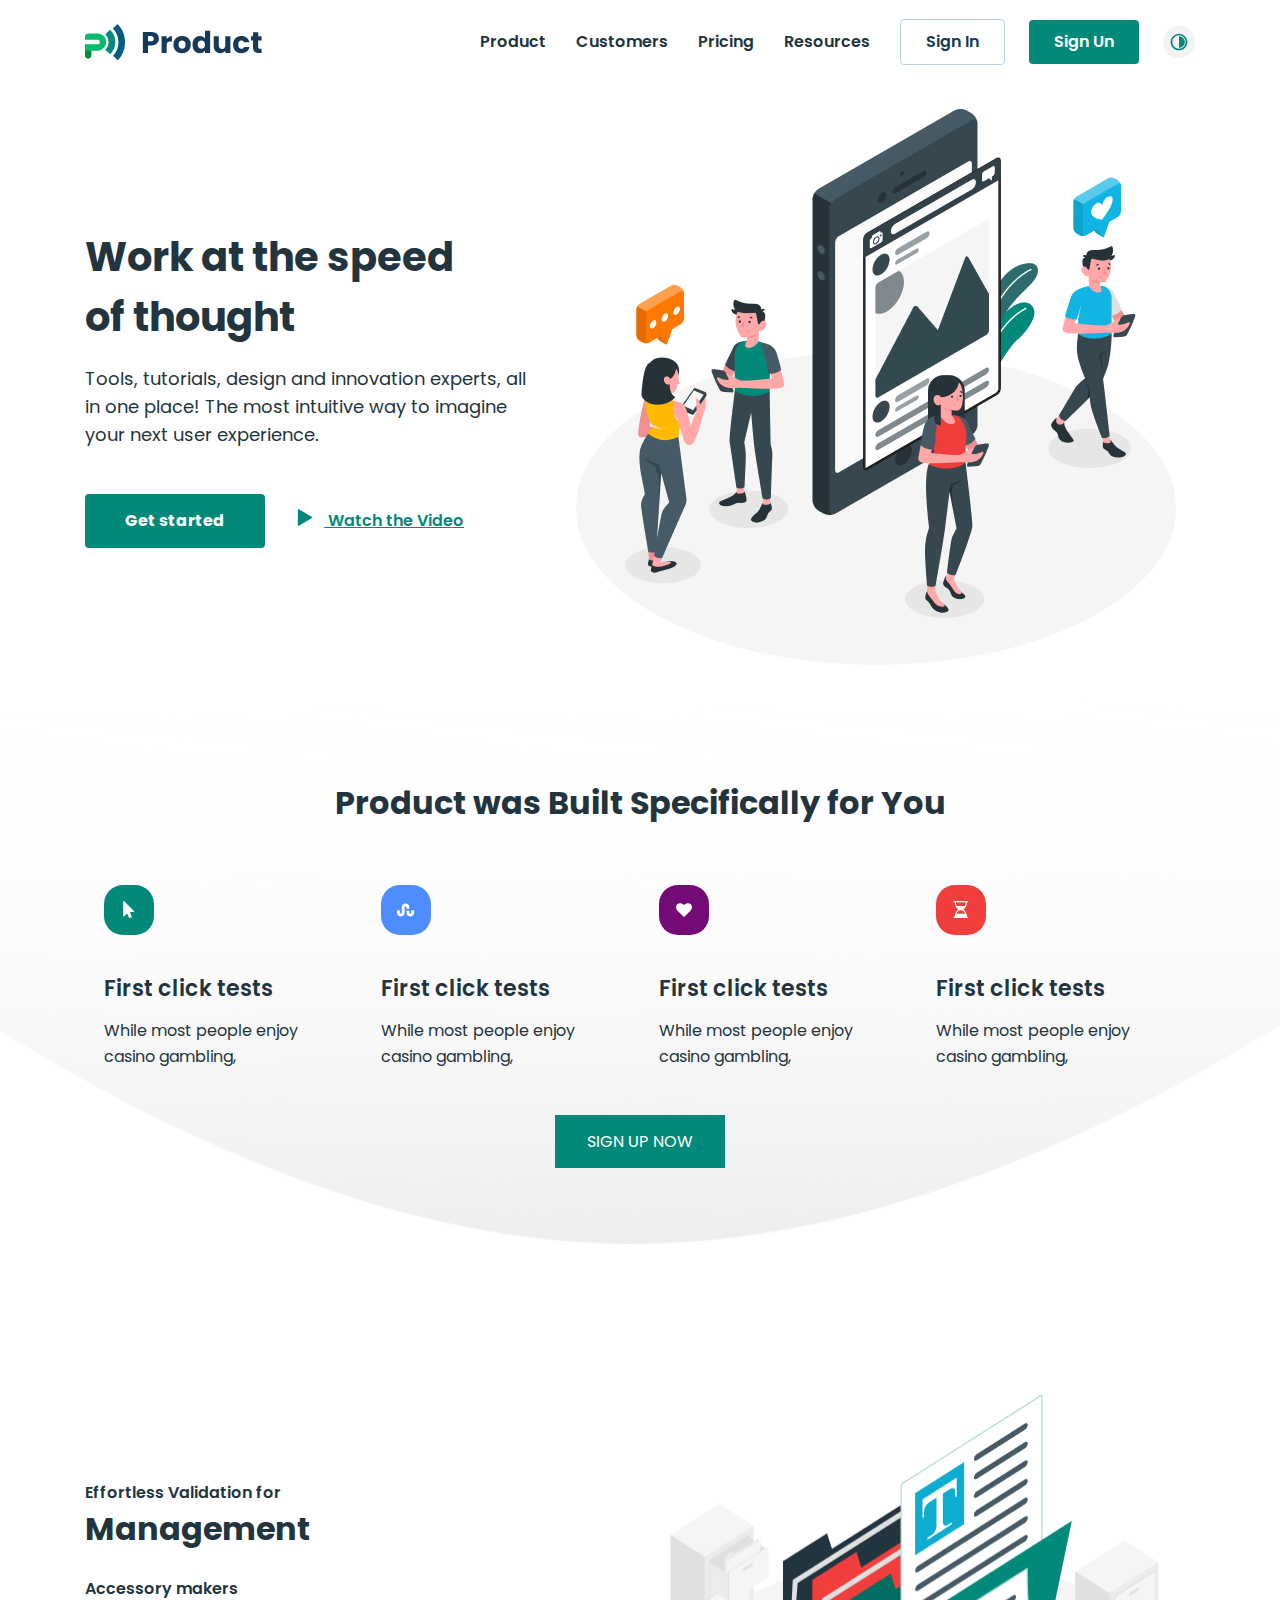
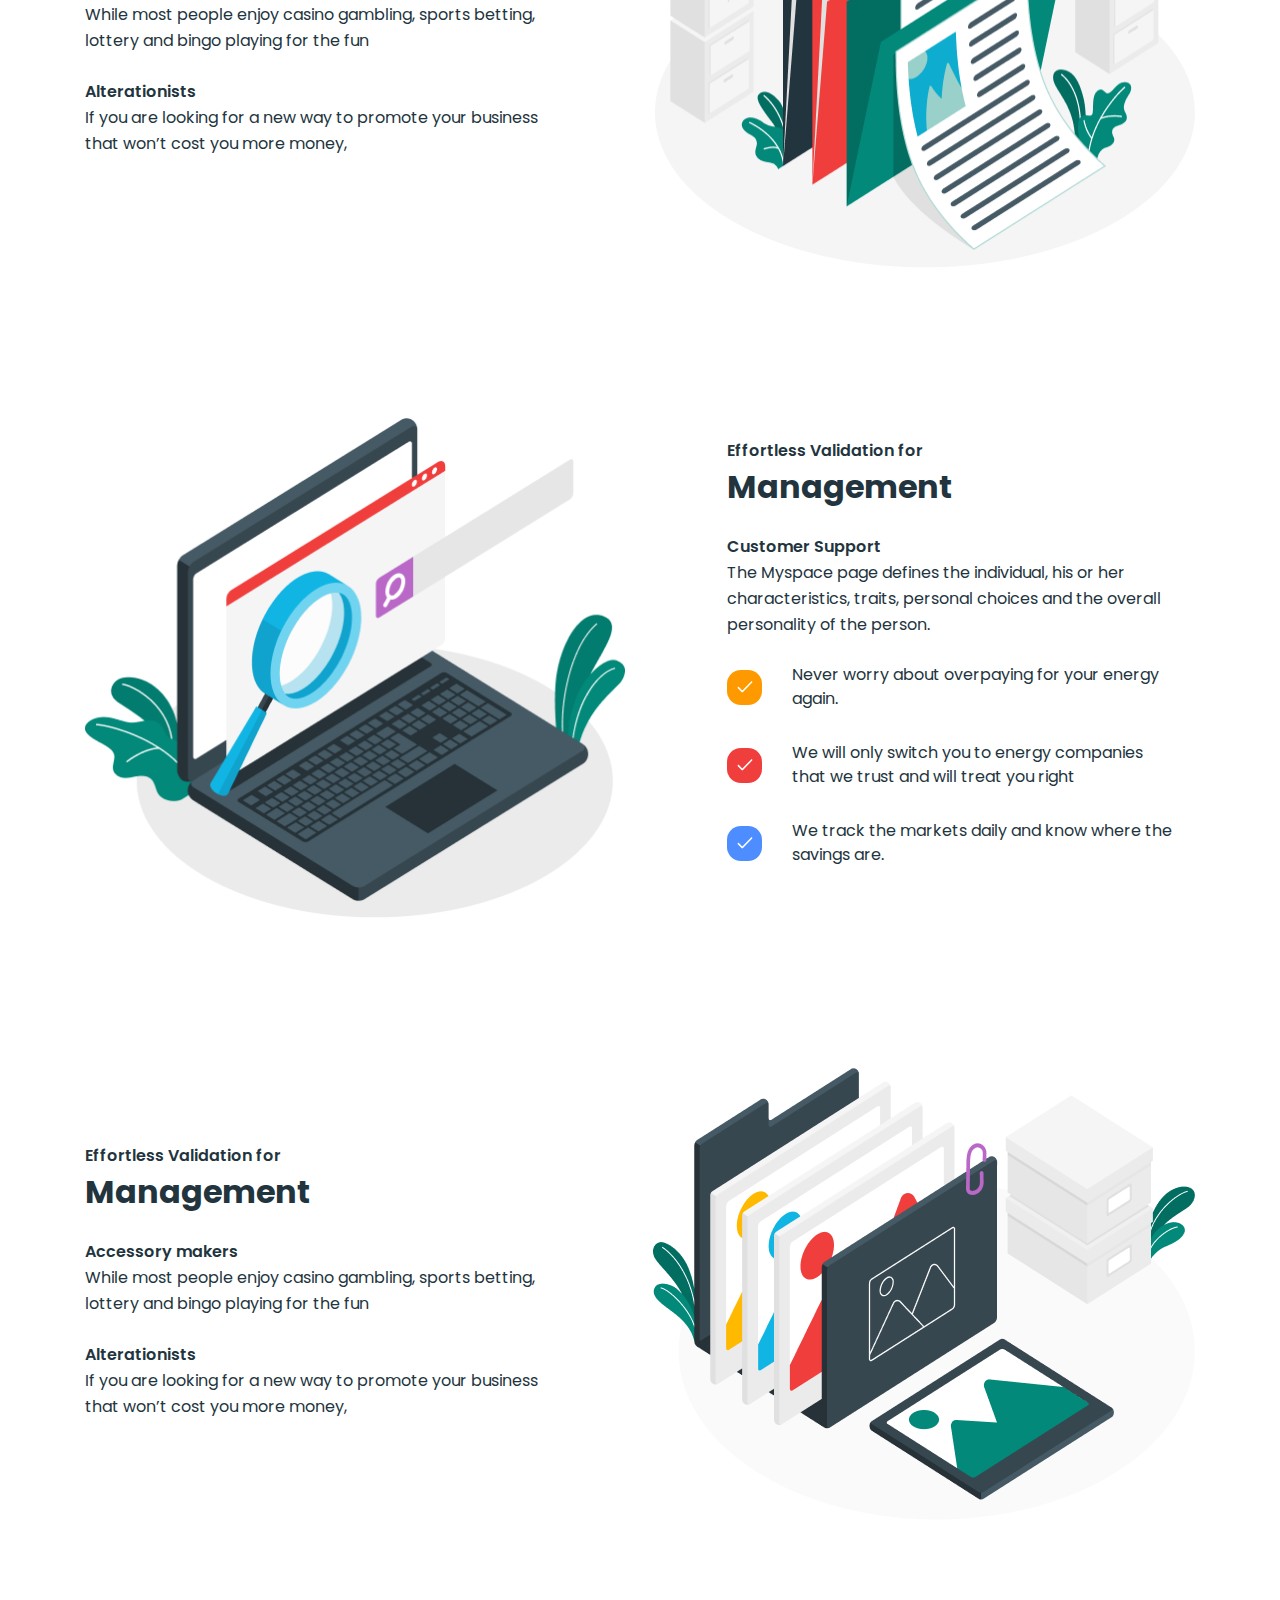
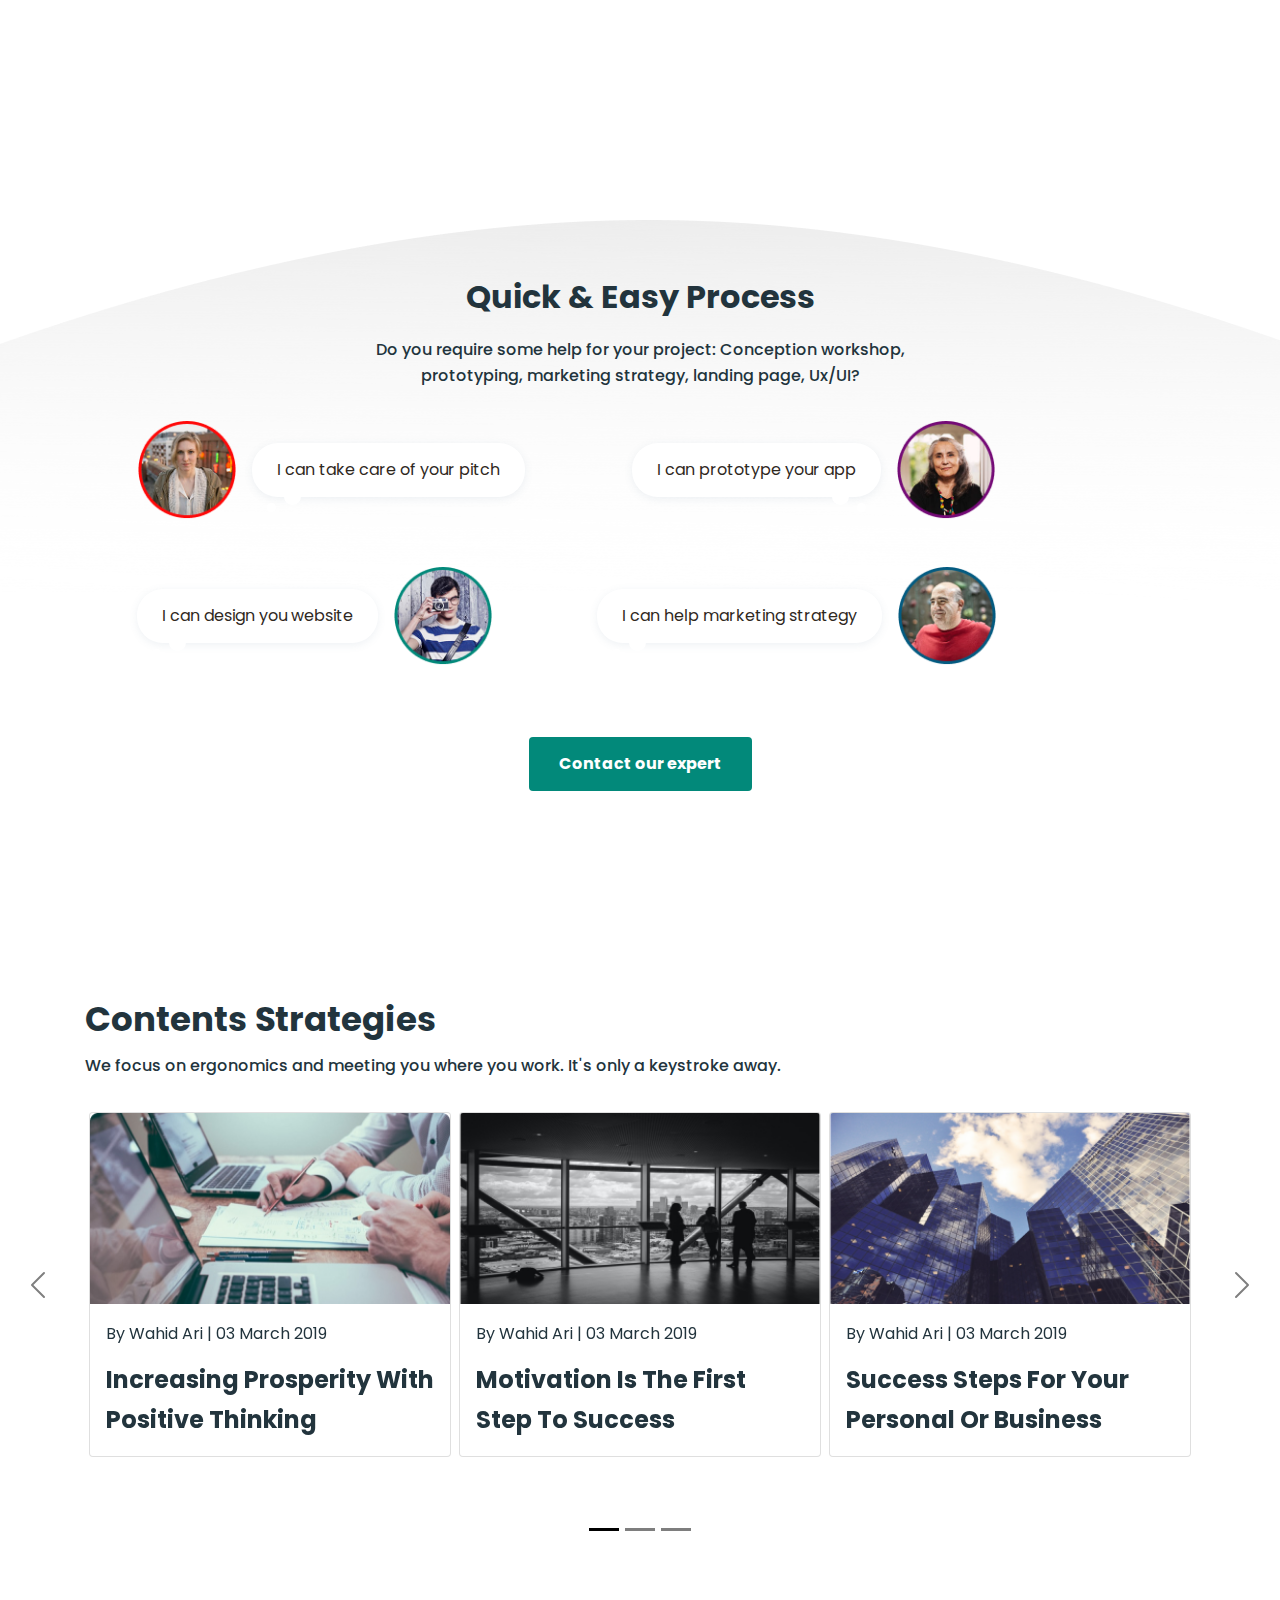
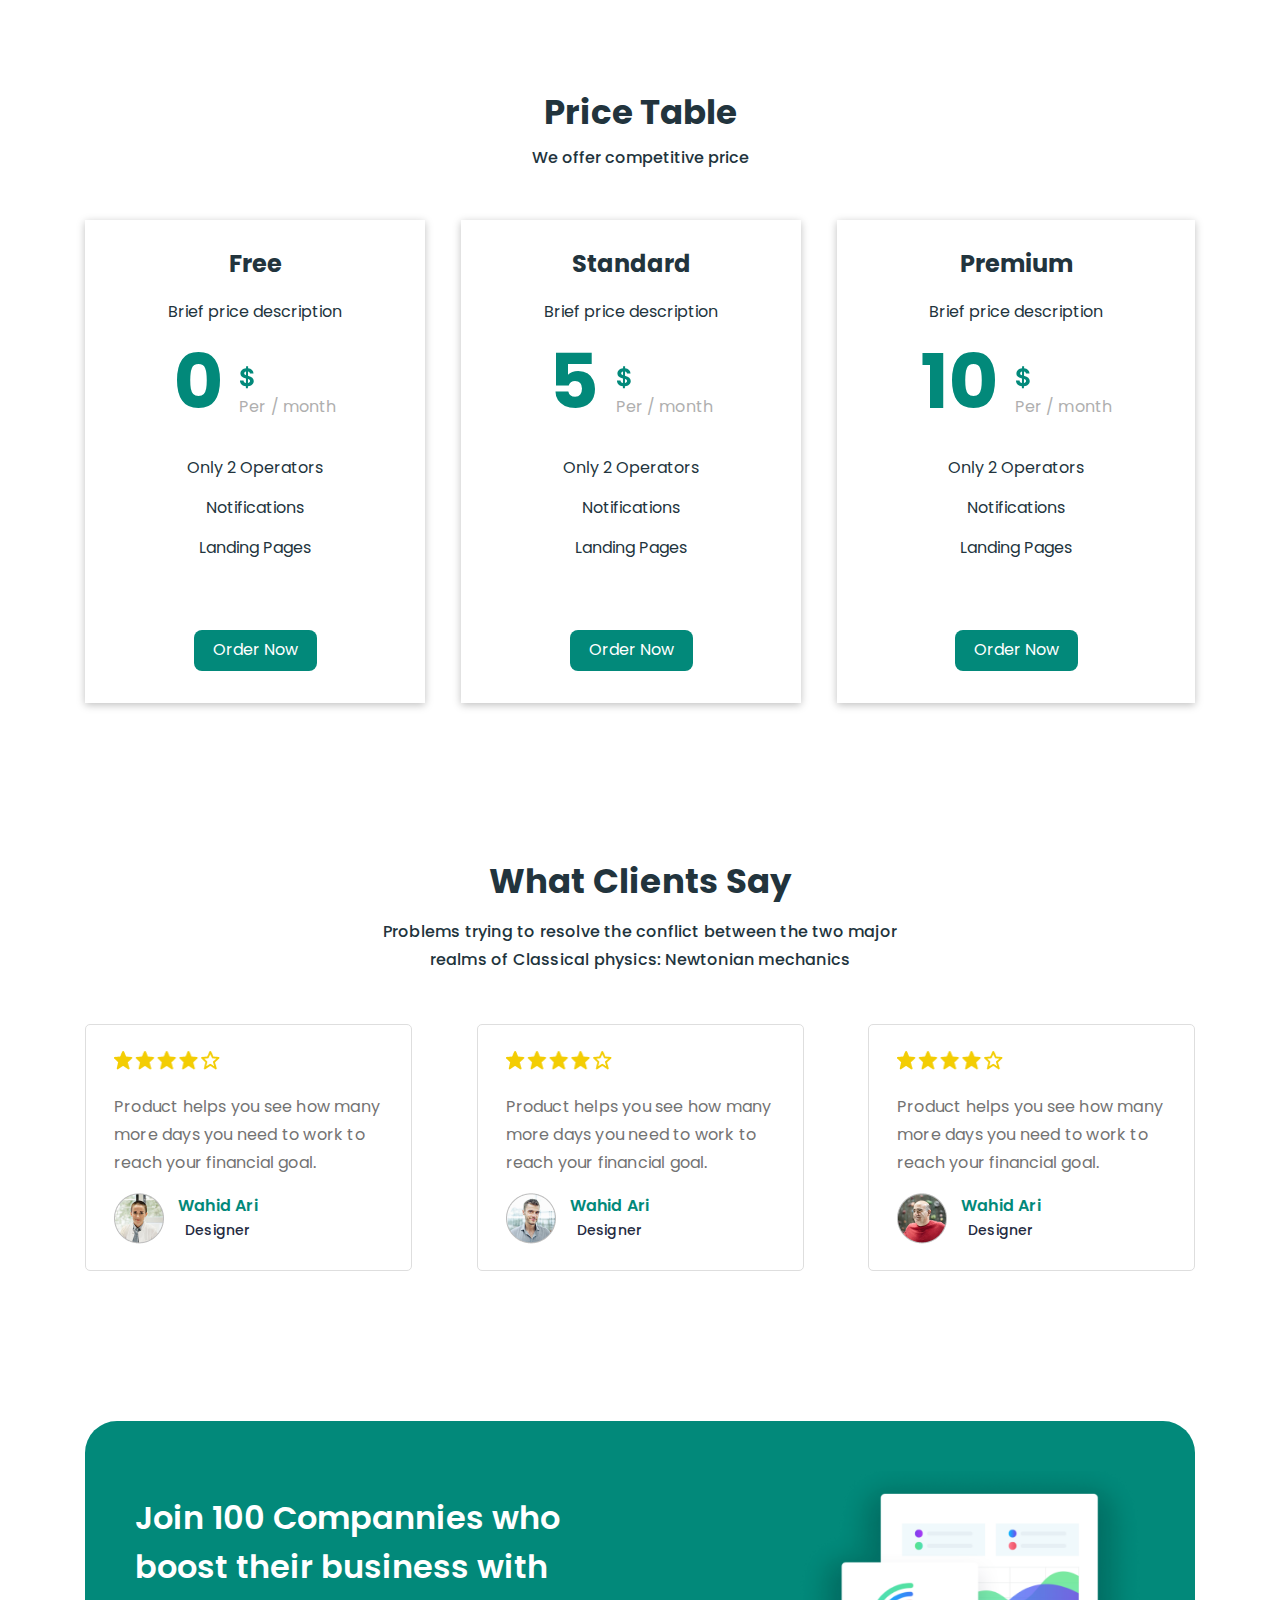
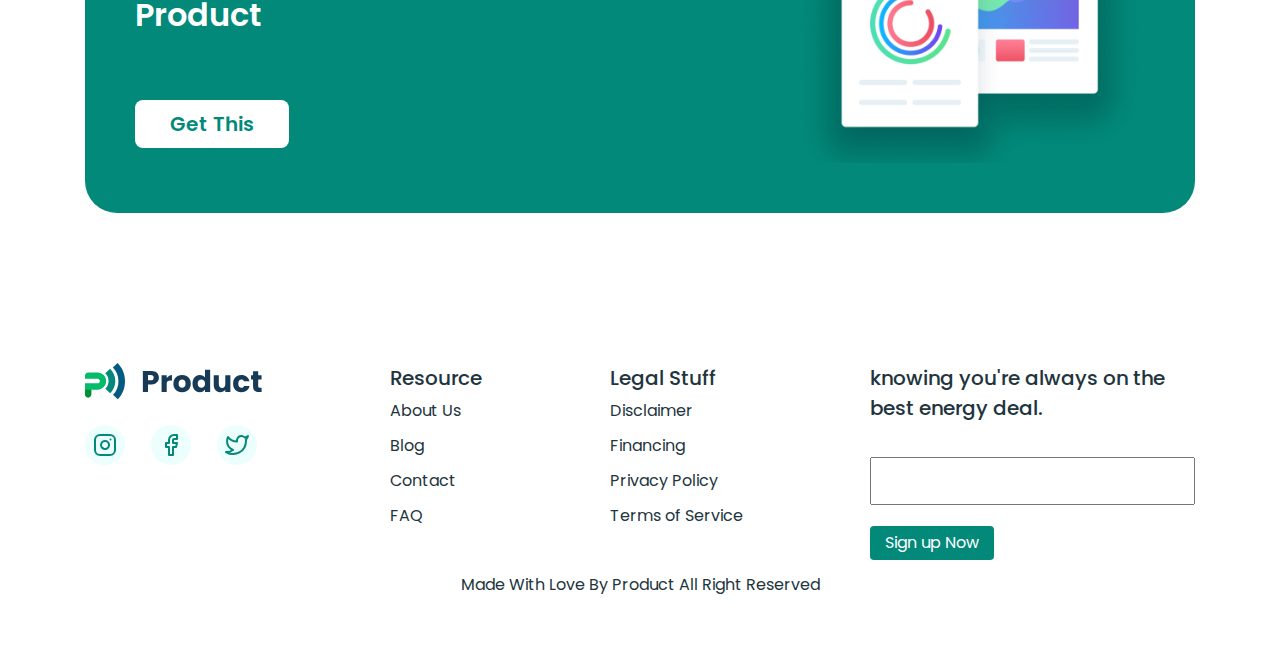
<file: index.html>
<!DOCTYPE html>
<html lang="en">

<head>
	<meta charset="UTF-8" />
	<meta http-equiv="X-UA-Compatible" content="IE=edge" />
	<meta name="viewport" content="width=device-width, initial-scale=1.0" />
	<title>product</title>
	<link rel="stylesheet" href="./css/bootstrap.min.css" />
	<link rel="stylesheet" href="./css/main.css" />
</head>

<body>
	<header class="header">
		<div class="container header__iner">
			<a href="./index.html">
				<img class="logo" src="./images/logo.svg" alt="site-logo" />
				<img class="logo-bg" src="./images/logo-bc.svg" alt="site-logo" />
			</a>

			<nav class="menu">
				<button class="burger-x" type="button">X</button>

				<ul class="menu__list">
					<li class="menu__iteam">
						<a class="menu__link" href="./about.html"> Product </a>
					</li>
					<li class="menu__iteam">
						<a class="menu__link link" href="./macbook.html"> Customers</a>
					</li>
					<li class="menu__iteam">
						<a class="menu__link link-Pricing" href="#"> Pricing</a>
					</li>
					<li class="menu__iteam">
						<a class="menu__link link-Resources" href="./resources.html"> Resources</a>
					</li>
				</ul>

				<a class="Sign-In" href="#">Sign In</a>
				<a class="Sign-up" href="#">Sign Un</a>
				<button class="button button-header" type="button"></button>
			</nav>
			<button class="burger" type="button">☰</button>
		</div>
	</header>

	<main class="main">
		<section class="hero">
			<div class="container hero__iner">
				<div class="hero__tittle">
					<h1 class="hero__tittle__in">
						Work at the speed <br />
						of thought
					</h1>
					<p class="hero__tittle__text">
						Tools, tutorials, design and innovation experts, all in one place!
						The most intuitive way to imagine your next user experience.
					</p>
					<div class="box-link">
						<a class="hero__tittle__link" href="#"> Get started</a>
						<a class="hero__tittle__vidio" href="#"> Watch the Video</a>
					</div>
				</div>
			</div>
		</section>

		<section class="main__Product">
			<div class="container">
				<h2 class="main__Product__text">
					Product was Built Specifically for You
				</h2>
				<ul class="main__Product__list">
					<li class="main__Product__item">
						<h3 class="main__Product__top">First click tests</h3>
						<p class="main__Product__bottom">
							While most people enjoy casino gambling,
						</p>
					</li>
					<li class="main__Product__item">
						<h3 class="main__Product__top">First click tests</h3>
						<p class="main__Product__bottom">
							While most people enjoy casino gambling,
						</p>
					</li>
					<li class="main__Product__item">
						<h3 class="main__Product__top">First click tests</h3>
						<p class="main__Product__bottom">
							While most people enjoy casino gambling,
						</p>
					</li>
					<li class="main__Product__item">
						<h3 class="main__Product__top">First click tests</h3>
						<p class="main__Product__bottom">
							While most people enjoy casino gambling,
						</p>
					</li>
				</ul>
				<a class="main__Product__link" href="#">SIGN UP NOW</a>
			</div>
		</section>

		<section class="main__Management">
			<div class="container">
				<div class="Management">
					<div class="main__Management__box">
						<strong class="main__Management__strong">Effortless Validation for</strong>
						<h2 class="main__Management__tittle">Management</h2>
						<p class="main__Management__text">
							<strong class="main__Management__box__strong">Accessory makers</strong>
							While most people enjoy casino gambling, sports betting, lottery
							and bingo playing for the fun
						</p>

						<p class="main__Management__text">
							<strong class="main__Management__box__strong">Alterationists</strong>
							If you are looking for a new way to promote your business that
							won’t cost you more money,
						</p>
					</div>
				</div>

				<div class="Management">
					<div class="main__Management__box">
						<strong class="main__Management__strong">Effortless Validation for</strong>
						<h2 class="main__Management__tittle">Management</h2>
						<p class="main__Management__text">
							<strong class="main__Management__box__strong">Customer Support
							</strong>
							The Myspace page defines the individual, his or her
							characteristics, traits, personal choices and the overall
							personality of the person.
						</p>

						<ul class="Management__list">
							<li class="Management__list__item">
								<div>
									<span>
										Never worry about overpaying for your energy again.
									</span>
								</div>
							</li>
							<li class="Management__list__item">
								<div>
									<span>
										We will only switch you to energy companies that we trust
										and will treat you right
									</span>
								</div>
							</li>
							<li class="Management__list__item">
								<div>
									<span>
										We track the markets daily and know where the savings are.
									</span>
								</div>
							</li>
						</ul>
					</div>
				</div>

				<div class="Management">
					<div class="main__Management__box">
						<strong class="main__Management__strong">Effortless Validation for</strong>
						<h2 class="main__Management__tittle">Management</h2>
						<p class="main__Management__text">
							<strong class="main__Management__box__strong">Accessory makers</strong>
							While most people enjoy casino gambling, sports betting, lottery
							and bingo playing for the fun
						</p>

						<p class="main__Management__text">
							<strong class="main__Management__box__strong">Alterationists</strong>
							If you are looking for a new way to promote your business that
							won’t cost you more money,
						</p>
					</div>
				</div>
			</div>
		</section>

		<section class="main__Easy">
			<h2 class="main__Easy__tittle">Quick & Easy Process</h2>
			<p class="main__Easy__text">
				Do you require some help for your project: Conception workshop,
				prototyping, marketing strategy, landing page, Ux/UI?
			</p>

			<div class="container">
				<div class="main__Easy__box">
					<div class="main__Easy__box__iteam">
						<div class="craft">
							<img src="./images/Avator.png" width="98" height="98" alt="womern" />
							<p class="craft__text">I can take care of your pitch</p>
						</div>

						<div class="craft order">
							<img src="./images/av.png" width="98" height="98" alt="old women" />
							<p class="craft__text">I can prototype your app</p>
						</div>

						<div class="craft">
							<img src="./images/ph.png" width="98" height="98" alt=" young bloger" />
							<p class="craft__text">I can design you website</p>
						</div>

						<div class="craft">
							<img src="./images/as.png" width="98" height="98" alt="old men" />
							<p class="craft__text">I can help marketing strategy</p>
						</div>
					</div>
					<a class="main__Easy__box__link" href="#">Contact our expert</a>
				</div>
			</div>
		</section>

		<section class="main__Strategies">
			<div class="container">
				<h2 class="main__Strategies__tittle">Contents Strategies</h2>
				<p class="main__Strategies__text">
					We focus on ergonomics and meeting you where you work. It's only a
					keystroke away.
				</p>

				<div id="carouselExampleDark" class="carousel carousel-dark slide" data-bs-ride="carousel">
					<div class="carousel-indicators">
						<button type="button" data-bs-target="#carouselExampleDark" data-bs-slide-to="0" class="active"
							aria-current="true" aria-label="Slide 1"></button>
						<button type="button" data-bs-target="#carouselExampleDark" data-bs-slide-to="1"
							aria-label="Slide 2"></button>
						<button type="button" data-bs-target="#carouselExampleDark" data-bs-slide-to="2"
							aria-label="Slide 3"></button>
					</div>
					<div class="carousel-inner">
						<div class="carousel-item active" data-bs-interval="10000">
							<div class="d-flex">
								<div class="col-4 px-1">
									<div class="card">
										<img src="./images/car.png" height="185" class="card-img-top w-100" alt="..." />
										<div class="card-body">
											<h5 class="card-title title">
												By Wahid Ari | 03 March 2019
											</h5>
											<p class="card-text tittle-text">
												Increasing Prosperity With Positive Thinking
											</p>
										</div>
									</div>
								</div>

								<div class="col-4 px-1">
									<div class="card rounded">
										<img src="./images/caru.png" class="card-img-top w-100" height="185" alt="..." />
										<div class="card-body">
											<h5 class="card-title title">
												By Wahid Ari | 03 March 2019
											</h5>
											<p class="card-text tittle-text">
												Motivation Is The First Step To Success
											</p>
										</div>
									</div>
								</div>

								<div class="col-4 px-1">
									<div class="card rounded">
										<img src="./images/carus.png" class="card-img-top w-100" height="185" alt="..." />
										<div class="card-body">
											<h5 class="card-title title">
												By Wahid Ari | 03 March 2019
											</h5>
											<p class="card-text tittle-text">
												Success Steps For Your Personal Or Business
											</p>
										</div>
									</div>
								</div>
							</div>
						</div>
						<div class="carousel-item row" data-bs-interval="2000">
							<div class="d-flex">
								<div class="col-4 px-1">
									<div class="card">
										<img src="./images/car.png" class="card-img-top w-100" height="185" alt="..." />
										<div class="card-body">
											<h5 class="card-title title">
												By Wahid Ari | 03 March 2019
											</h5>
											<p class="card-text tittle-text">
												Increasing Prosperity With Positive Thinking
											</p>
										</div>
									</div>
								</div>

								<div class="col-4 px-1">
									<div class="card rounded">
										<img src="./images/caru.png" class="card-img-top w-100" height="185" alt="..." />
										<div class="card-body">
											<h5 class="card-title title">
												By Wahid Ari | 03 March 2019
											</h5>
											<p class="card-text tittle-text color">
												Motivation Is The First Step To Success
											</p>
										</div>
									</div>
								</div>

								<div class="col-4 px-1">
									<div class="card rounded">
										<img src="./images/carus.png" class="card-img-top w-100" height="185" alt="..." />
										<div class="card-body">
											<h5 class="card-title title">
												By Wahid Ari | 03 March 2019
											</h5>
											<p class="card-text tittle-text">
												Success Steps For Your Personal Or Business
											</p>
										</div>
									</div>
								</div>
							</div>
						</div>
						<div class="carousel-item row">
							<div class="d-flex">
								<div class="col-4 px-1">
									<div class="card">
										<img src="./images/car.png" class="card-img-top w-100" height="185" alt="..." />
										<div class="card-body">
											<h5 class="card-title title">
												By Wahid Ari | 03 March 2019
											</h5>
											<p class="card-text tittle-text">
												Increasing Prosperity With Positive Thinking
											</p>
										</div>
									</div>
								</div>

								<div class="col-4 px-1">
									<div class="card rounded">
										<img src="./images/caru.png" class="card-img-top w-100" height="185" alt="..." />
										<div class="card-body">
											<h5 class="card-title title">
												By Wahid Ari | 03 March 2019
											</h5>
											<p class="card-text tittle-text">
												Motivation Is The First Step To Success
											</p>
										</div>
									</div>
								</div>

								<div class="col-4 px-1">
									<div class="card rounded">
										<img src="./images/carus.png" class="card-img-top w-100" height="185" alt="..." />
										<div class="card-body">
											<h5 class="card-title title">
												By Wahid Ari | 03 March 2019
											</h5>
											<p class="card-text tittle-text">
												Success Steps For Your Personal Or Business
											</p>
										</div>
									</div>
								</div>
							</div>
						</div>
					</div>
					<button class="carousel-control-prev" type="button" data-bs-target="#carouselExampleDark"
						data-bs-slide="prev">
						<span class="carousel-control-prev-icon" aria-hidden="true"></span>
						<span class="visually-hidden">Previous</span>
					</button>
					<button class="carousel-control-next" type="button" data-bs-target="#carouselExampleDark"
						data-bs-slide="next">
						<span class="carousel-control-next-icon" aria-hidden="true"></span>
						<span class="visually-hidden">Next</span>
					</button>
				</div>
			</div>
		</section>

		<section class="main__table">
			<div class="container">
				<h2 class="main__table__tittle">Price Table</h2>
				<p class="main__table__text">We offer competitive price</p>
				<form action="https://echo.htmlacademy.ru/" method="post">
					<div class="forum-box">
						<input class="visually-hidden input" name="User__selesct" value="free" type="radio" aria-label="select free"
							id="sec" />
						<div class="label">
							<label for="sec">
								<span class="label__span">
									<strong class="label__span__strong">Free</strong>
									Brief price description
									<strong class="label__span__price">0
										<sup class="label__span__sup">
											<svg class="label__span__svg" width="16" height="29" xmlns="http://www.w3.org/2000/svg">
												<path
													d="M6.895 26.182h2.011l.017-1.969c3.69-.281 5.83-2.241 5.838-5.199-.008-2.906-2.198-4.449-5.233-5.13l-.502-.12.034-4.261c1.133.264 1.823.989 1.926 2.062h3.537c-.043-2.82-2.148-4.84-5.43-5.199l.018-2.002H7.099l-.017 1.985c-3.332.324-5.684 2.336-5.667 5.242-.009 2.574 1.807 4.048 4.755 4.756l.819.204-.043 4.509c-1.39-.264-2.327-1.117-2.42-2.54H.955c.085 3.443 2.343 5.37 5.957 5.684l-.017 1.978Zm2.062-5.122.034-3.98c1.322.417 2.037.954 2.046 1.926-.009 1.03-.793 1.798-2.08 2.054Zm-1.943-7.816c-1.065-.366-1.832-.92-1.815-1.9 0-.912.648-1.62 1.85-1.867l-.035 3.767Z" />
											</svg>
										</sup>
										<sub class="label__span__sub">Per / month</sub>
									</strong>
									Only 2 Operators <br />
									Notifications <br />
									Landing Pages <br />
								</span>
							</label>
							<button type="submit" class="label__button">Order Now</button>
						</div>
						<input class="visually-hidden label-input" name="User__selesct" value="Standard" type="radio"
							aria-label="select free" id="sect" />
						<div class="label">
							<label for="sect">
								<span class="label__span">
									<strong class="label__span__strong">Standard</strong>
									Brief price description
									<strong class="label__span__price">5
										<sup class="label__span__sup">
											<svg class="label__span__svg" width="16" height="29" xmlns="http://www.w3.org/2000/svg">
												<path
													d="M6.895 26.182h2.011l.017-1.969c3.69-.281 5.83-2.241 5.838-5.199-.008-2.906-2.198-4.449-5.233-5.13l-.502-.12.034-4.261c1.133.264 1.823.989 1.926 2.062h3.537c-.043-2.82-2.148-4.84-5.43-5.199l.018-2.002H7.099l-.017 1.985c-3.332.324-5.684 2.336-5.667 5.242-.009 2.574 1.807 4.048 4.755 4.756l.819.204-.043 4.509c-1.39-.264-2.327-1.117-2.42-2.54H.955c.085 3.443 2.343 5.37 5.957 5.684l-.017 1.978Zm2.062-5.122.034-3.98c1.322.417 2.037.954 2.046 1.926-.009 1.03-.793 1.798-2.08 2.054Zm-1.943-7.816c-1.065-.366-1.832-.92-1.815-1.9 0-.912.648-1.62 1.85-1.867l-.035 3.767Z" />
											</svg>
										</sup>
										<sub class="label__span__sub">Per / month</sub>
									</strong>
									Only 2 Operators <br />
									Notifications <br />
									Landing Pages <br />
								</span>
							</label>
							<button type="submit" class="label__button">Order Now</button>
						</div>
						<input class="visually-hidden input-label" name="User__selesct" value="Premium" type="radio"
							aria-label="select free" id="secte" />
						<div class="label">
							<label for="secte">
								<span class="label__span">
									<strong class="label__span__strong">Premium</strong>
									Brief price description
									<strong class="label__span__price">10
										<sup class="label__span__sup">
											<svg class="label__span__svg" width="16" height="29" xmlns="http://www.w3.org/2000/svg">
												<path
													d="M6.895 26.182h2.011l.017-1.969c3.69-.281 5.83-2.241 5.838-5.199-.008-2.906-2.198-4.449-5.233-5.13l-.502-.12.034-4.261c1.133.264 1.823.989 1.926 2.062h3.537c-.043-2.82-2.148-4.84-5.43-5.199l.018-2.002H7.099l-.017 1.985c-3.332.324-5.684 2.336-5.667 5.242-.009 2.574 1.807 4.048 4.755 4.756l.819.204-.043 4.509c-1.39-.264-2.327-1.117-2.42-2.54H.955c.085 3.443 2.343 5.37 5.957 5.684l-.017 1.978Zm2.062-5.122.034-3.98c1.322.417 2.037.954 2.046 1.926-.009 1.03-.793 1.798-2.08 2.054Zm-1.943-7.816c-1.065-.366-1.832-.92-1.815-1.9 0-.912.648-1.62 1.85-1.867l-.035 3.767Z" />
											</svg>
										</sup>
										<sub class="label__span__sub">Per / month</sub>
									</strong>
									Only 2 Operators <br />
									Notifications <br />
									Landing Pages <br />
								</span>
							</label>
							<button type="submit" class="label__button">Order Now</button>
						</div>
					</div>
				</form>

				<div class="Clients">
					<h2 class="Clients__tittle">What Clients Say</h2>
					<p class="Clients__text">
						Problems trying to resolve the conflict between the two major
						realms of Classical physics: Newtonian mechanics
					</p>
					<ul class="Clients__list">
						<li class="Clients__item">
							<div class="Clients__item__text">
								<blockquote class="Clients__item__blockquote">
									Product helps you see how many more days you need to work to
									reach your financial goal.
								</blockquote>
								<div class="Clients__item__clent">
									<img src="./images/Wahid.png" width="50" height="50" alt="desiner" />
									<p class="Clients__item__clent clent-star">
										<strong class="Clients__item__clent__strong">Wahid Ari</strong>
										Designer
									</p>
								</div>
							</div>
						</li>

						<li class="Clients__item">
							<div class="Clients__item__text">
								<blockquote class="Clients__item__blockquote">
									Product helps you see how many more days you need to work to
									reach your financial goal.
								</blockquote>
								<div class="Clients__item__clent">
									<img src="./images/ar.png" width="50" height="50" alt="desiner" />
									<p class="Clients__item__clent clent-star">
										<strong class="Clients__item__clent__strong">Wahid Ari</strong>
										Designer
									</p>
								</div>
							</div>
						</li>

						<li class="Clients__item">
							<div class="Clients__item__text">
								<blockquote class="Clients__item__blockquote">
									Product helps you see how many more days you need to work to
									reach your financial goal.
								</blockquote>
								<div class="Clients__item__clent">
									<img src="./images/ari.png" width="50" height="50" alt="desiner" />
									<p class="Clients__item__clent clent-star">
										<strong class="Clients__item__clent__strong">Wahid Ari</strong>
										Designer
									</p>
								</div>
							</div>
						</li>
					</ul>
				</div>
				<div class="join">
					<div class="join__box">
						<h2 class="join__tittle">
							Join 100 Compannies who boost their business with Product
						</h2>
						<a class="join__link" href="#">Get This</a>
					</div>
					<img class="join__img" src="./images/screen.png" width="351" height="331" alt="screen" />
				</div>
			</div>
		</section>
	</main>

	<footer class="footer">
		<div class="container">
			<div class="footer__iner">
				<div>
					<a href="">
						<img class="footer__logo" src="./images/logo.svg" alt="site logo" />
						<img class="footer__logo-bg" src="./images/logo-bc.svg" alt="site-logo" />
					</a>
					<ul class="logo-list">
						<li class="logo-list__iteam">
							<a href="#"><img src="./images/ins.svg" width="40" height="40" alt="instagram" /></a>
						</li>
						<li class="logo-list__iteam">
							<a href="#"><img src="./images/face.svg" width="40" height="40" alt="facebook" /></a>
						</li>
						<li class="">
							<a href="#"><img src="./images/tw.svg" width="40" height="40" alt="facebook" />
							</a>
						</li>
					</ul>
				</div>
				<div></div>
				<ul class="list ms-auto me-auto">
					<li class="list__iteam">
						<a class="list__link" href="#">Resource</a>
					</li>
					<li class="list__iteam">
						<a class="list__link list__iteam-link" href="#">About Us </a>
					</li>
					<li class="list__iteam">
						<a class="list__link list__iteam-link" href="#">Blog </a>
					</li>

					<li class="list__iteam">
						<a class="list__link list__iteam-link" href="#">Contact </a>
					</li>
					<li class="list__iteam">
						<a class="list__link list__iteam-link" href="#">FAQ </a>
					</li>
				</ul>

				<ul class="list me-auto">
					<li class="list__iteam">
						<a class="list__link" href="#">Legal Stuff</a>
					</li>
					<li class="list__iteam">
						<a class="list__link list__iteam-link" href="#"> Disclaimer </a>
					</li>
					<li class="list__iteam">
						<a class="list__link list__iteam-link" href="#">Financing </a>
					</li>

					<li class="list__iteam">
						<a class="list__link list__iteam-link" href="#">Privacy Policy
						</a>
					</li>
					<li class="list__iteam">
						<a class="list__link list__iteam-link" href="#">Terms of Service
						</a>
					</li>
				</ul>
				<div class="footer__form">
					<span class="footer__form__text">
						knowing you're always on the best energy deal.
					</span>
					<form action="https://echo.htmlacademy.ru/" method="post">
						<input class="footer__input" name="User__mesage" type="text" />

						<button class="footer__button">Sign up Now</button>
					</form>
				</div>
			</div>
			<span class="smal"> Made With Love By Product All Right Reserved </span>
		</div>
	</footer>
	<script src="./js/main.js"></script>
	<script src="./js/bootstrap.min.js"></script>
</body>

</html>
</file>
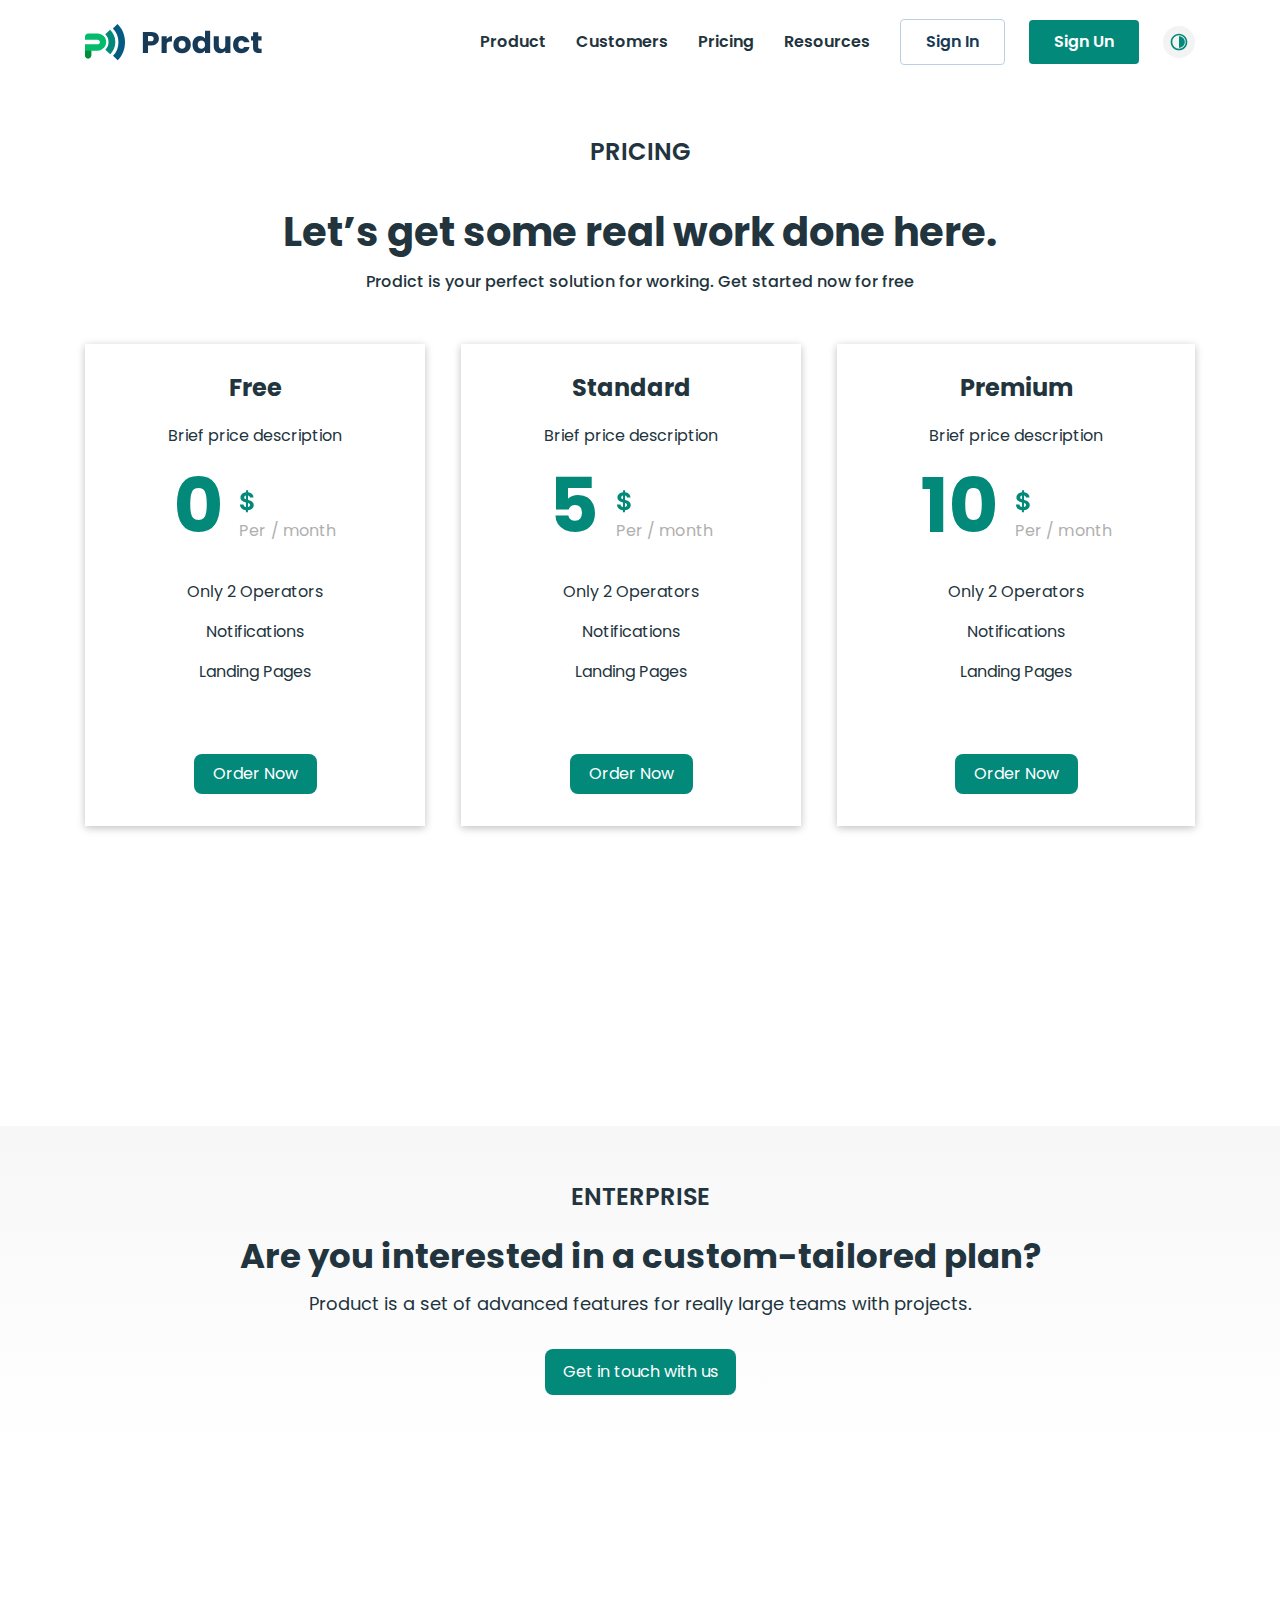
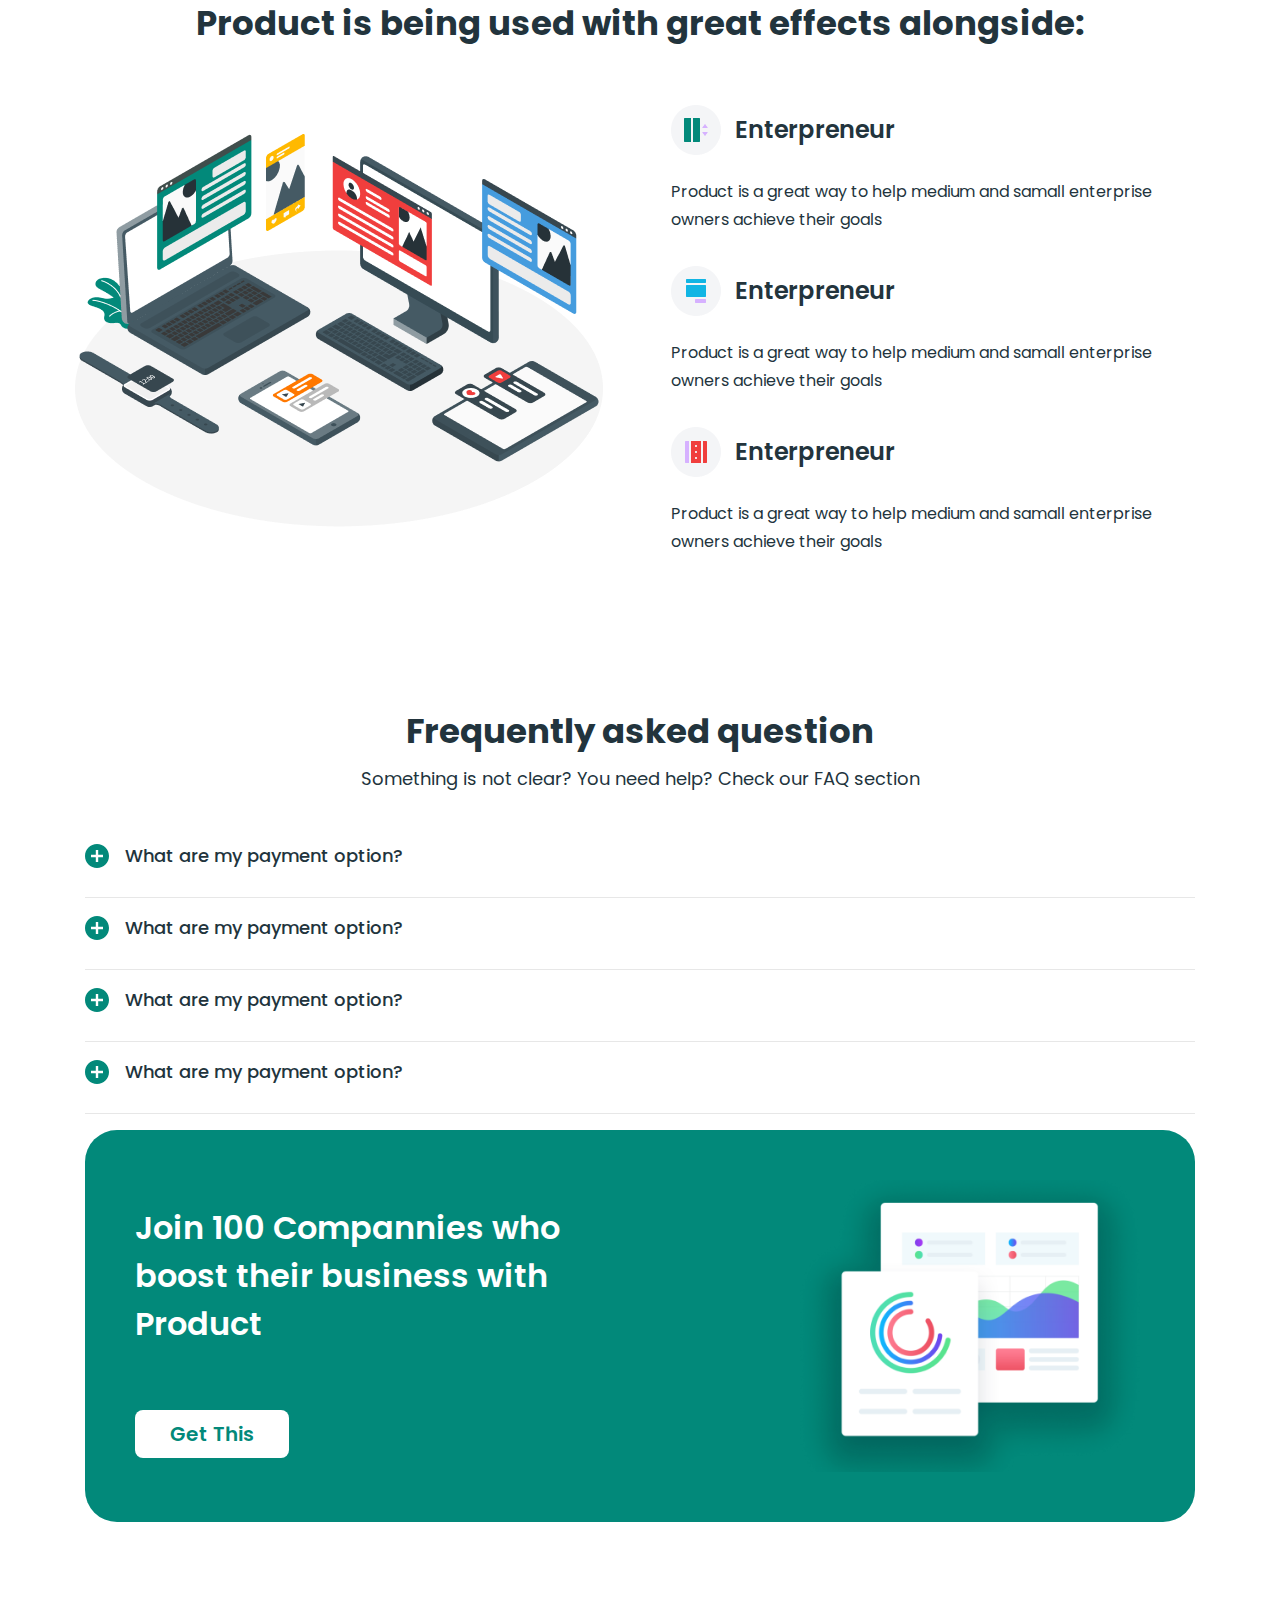
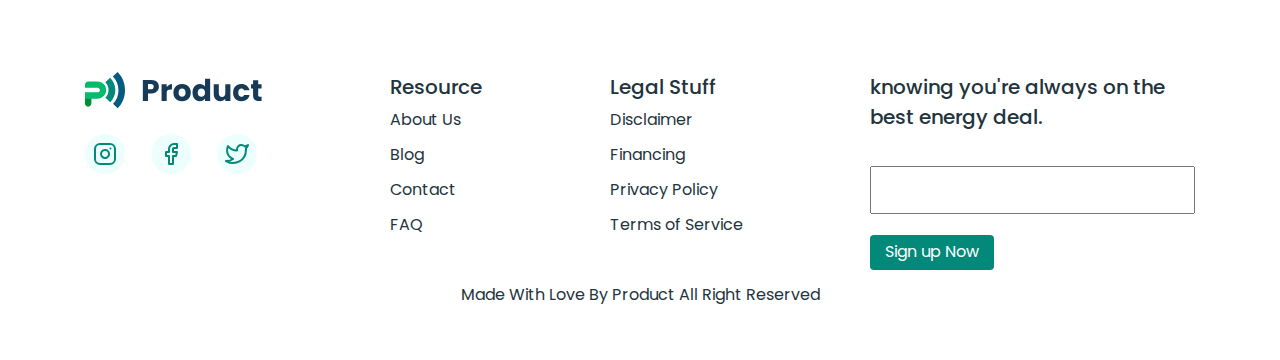
<file: about.html>
<!DOCTYPE html>
<html lang="en">

<head>
  <meta charset="UTF-8">
  <meta http-equiv="X-UA-Compatible" content="IE=edge">
  <meta name="viewport" content="width=device-width, initial-scale=1.0">
  <title>product</title>
  <link rel="stylesheet" href="./css/bootstrap.min.css" />
  <link rel="stylesheet" href="./css/main.css" />
</head>

<body>
  <header class="header">
    <div class="container header__iner">
      <a href="./index.html">
        <img class="logo" src="./images/logo.svg" alt="site-logo" />
        <img class="logo-bg" src="./images/logo-bc.svg" alt="site-logo" />
      </a>

      <nav class="menu">
        <button class="burger-x" type="button">X</button>

        <ul class="menu__list">
          <li class="menu__iteam">
            <a class="menu__link" href="./about.html"> Product </a>
          </li>
          <li class="menu__iteam">
            <a class="menu__link link" href="./macbook.html"> Customers</a>
          </li>
          <li class="menu__iteam">
            <a class="menu__link link-Pricing" href="#"> Pricing</a>
          </li>
          <li class="menu__iteam">
            <a class="menu__link link-Resources" href="./resources.html"> Resources</a>
          </li>
        </ul>

        <a class="Sign-In" href="#">Sign In</a>
        <a class="Sign-up" href="#">Sign Un</a>
        <button class="button button-header" type="button"></button>
      </nav>
      <button class="burger" type="button">☰</button>
    </div>
  </header>

  <main class="main">
    <section class="Table-form ">
      <div class="container">
        <span class="about ">PRICING</span>
        <h2 class="about-title">Let’s get some real work done here.</h2>
        <p class="main__table__text about-text">Prodict is your perfect solution for working. Get started now for free
        </p>
        <form action="https://echo.htmlacademy.ru/" method="post">
          <div class="forum-box">
            <input class="visually-hidden input" name="User__selesct" value="free" type="radio" aria-label="select free"
              id="sec" />
            <div class="label">
              <label for="sec">
                <span class="label__span">
                  <strong class="label__span__strong">Free</strong>
                  Brief price description
                  <strong class="label__span__price">0
                    <sup class="label__span__sup">
                      <svg class="label__span__svg" width="16" height="29" xmlns="http://www.w3.org/2000/svg">
                        <path
                          d="M6.895 26.182h2.011l.017-1.969c3.69-.281 5.83-2.241 5.838-5.199-.008-2.906-2.198-4.449-5.233-5.13l-.502-.12.034-4.261c1.133.264 1.823.989 1.926 2.062h3.537c-.043-2.82-2.148-4.84-5.43-5.199l.018-2.002H7.099l-.017 1.985c-3.332.324-5.684 2.336-5.667 5.242-.009 2.574 1.807 4.048 4.755 4.756l.819.204-.043 4.509c-1.39-.264-2.327-1.117-2.42-2.54H.955c.085 3.443 2.343 5.37 5.957 5.684l-.017 1.978Zm2.062-5.122.034-3.98c1.322.417 2.037.954 2.046 1.926-.009 1.03-.793 1.798-2.08 2.054Zm-1.943-7.816c-1.065-.366-1.832-.92-1.815-1.9 0-.912.648-1.62 1.85-1.867l-.035 3.767Z" />
                      </svg>
                    </sup>
                    <sub class="label__span__sub">Per / month</sub>
                  </strong>
                  Only 2 Operators <br />
                  Notifications <br />
                  Landing Pages <br />
                </span>
              </label>
              <button type="submit" class="label__button">Order Now</button>
            </div>
            <input class="visually-hidden label-input" name="User__selesct" value="Standard" type="radio"
              aria-label="select free" id="sect" />
            <div class="label">
              <label for="sect">
                <span class="label__span">
                  <strong class="label__span__strong">Standard</strong>
                  Brief price description
                  <strong class="label__span__price">5
                    <sup class="label__span__sup">
                      <svg class="label__span__svg" width="16" height="29" xmlns="http://www.w3.org/2000/svg">
                        <path
                          d="M6.895 26.182h2.011l.017-1.969c3.69-.281 5.83-2.241 5.838-5.199-.008-2.906-2.198-4.449-5.233-5.13l-.502-.12.034-4.261c1.133.264 1.823.989 1.926 2.062h3.537c-.043-2.82-2.148-4.84-5.43-5.199l.018-2.002H7.099l-.017 1.985c-3.332.324-5.684 2.336-5.667 5.242-.009 2.574 1.807 4.048 4.755 4.756l.819.204-.043 4.509c-1.39-.264-2.327-1.117-2.42-2.54H.955c.085 3.443 2.343 5.37 5.957 5.684l-.017 1.978Zm2.062-5.122.034-3.98c1.322.417 2.037.954 2.046 1.926-.009 1.03-.793 1.798-2.08 2.054Zm-1.943-7.816c-1.065-.366-1.832-.92-1.815-1.9 0-.912.648-1.62 1.85-1.867l-.035 3.767Z" />
                      </svg>
                    </sup>
                    <sub class="label__span__sub">Per / month</sub>
                  </strong>
                  Only 2 Operators <br />
                  Notifications <br />
                  Landing Pages <br />
                </span>
              </label>
              <button type="submit" class="label__button">Order Now</button>
            </div>
            <input class="visually-hidden input-label" name="User__selesct" value="Premium" type="radio"
              aria-label="select free" id="secte" />
            <div class="label">
              <label for="secte">
                <span class="label__span">
                  <strong class="label__span__strong">Premium</strong>
                  Brief price description
                  <strong class="label__span__price">10
                    <sup class="label__span__sup">
                      <svg class="label__span__svg" width="16" height="29" xmlns="http://www.w3.org/2000/svg">
                        <path
                          d="M6.895 26.182h2.011l.017-1.969c3.69-.281 5.83-2.241 5.838-5.199-.008-2.906-2.198-4.449-5.233-5.13l-.502-.12.034-4.261c1.133.264 1.823.989 1.926 2.062h3.537c-.043-2.82-2.148-4.84-5.43-5.199l.018-2.002H7.099l-.017 1.985c-3.332.324-5.684 2.336-5.667 5.242-.009 2.574 1.807 4.048 4.755 4.756l.819.204-.043 4.509c-1.39-.264-2.327-1.117-2.42-2.54H.955c.085 3.443 2.343 5.37 5.957 5.684l-.017 1.978Zm2.062-5.122.034-3.98c1.322.417 2.037.954 2.046 1.926-.009 1.03-.793 1.798-2.08 2.054Zm-1.943-7.816c-1.065-.366-1.832-.92-1.815-1.9 0-.912.648-1.62 1.85-1.867l-.035 3.767Z" />
                      </svg>
                    </sup>
                    <sub class="label__span__sub">Per / month</sub>
                  </strong>
                  Only 2 Operators <br />
                  Notifications <br />
                  Landing Pages <br />
                </span>
              </label>
              <button type="submit" class="label__button">Order Now</button>
            </div>
          </div>
        </form>
      </div>
    </section>


    <section class="main__ENTERPRISE">
      <div class="container iner">


        <span class="main__ENTERPRISE__span">ENTERPRISE</span>

        <h2 class="main__ENTERPRISE__tittle">
          Are you interested in a custom-tailored plan?
        </h2>

        <p class="main__ENTERPRISE__text">
          Product is a set of advanced features for really large teams with projects.
        </p>

        <a class="main__ENTERPRISE__link" href="#">Get in touch with us</a>

      </div>
    </section>

    <section class="main__aboutProduct">
      <div class="container bigcontainer">
        <h2 class="main__aboutProduct__title">
          Product is being used with great effects alongside:
        </h2>
        <div class="main__aboutProduct__box">
          <ul class="main__aboutProduct__list">
            <li class="main__aboutProduct__item">
              <div class="main__aboutProduct__box-text box-text">
                <strong class="box-text__strong">Enterpreneur</strong>
                <span class="box-text__span">
                  Product is a great way to help medium and samall enterprise owners achieve their goals
                </span>
              </div>
            </li>

            <li class="main__aboutProduct__item">
              <div class="main__aboutProduct__box-text box-text">
                <strong class="box-text__strong">Enterpreneur</strong>
                <span class="box-text__span">
                  Product is a great way to help medium and samall enterprise owners achieve their goals
                </span>
              </div>
            </li>

            <li class="main__aboutProduct__item">
              <div class="main__aboutProduct__box-text box-text">
                <strong class="box-text__strong">Enterpreneur</strong>
                <span class="box-text__span">
                  Product is a great way to help medium and samall enterprise owners achieve their goals
                </span>
              </div>
            </li>


          </ul>
        </div>


      </div>
    </section>

    <section class="main__about-form ">
      <div class="container about-form">
        <h2 class="about-form__tittle">Frequently asked question</h2>
        <p class="about-form__text">Something is not clear? You need help? Check our FAQ section</p>
        <ul class="about-form__list">
          <li class="about-form__itam">
            <input id="What" class="visually-hidden about-input" type="checkbox">
            <div class="about-label">
              <label for="What" class="spam">

                <span class="checboxs"></span>
                <span class="about-label"> What are my payment option?</span>

              </label>

              <span class="checed">After creating your account you will have an oppurtunity to create your first
                project
                that will be associated withthe collaborators e-mail. An invitation will be sent automatically.
                Then,
                invited user will have to confirm his account by e-mail and finish userd onboarding.</span>

            </div>
          </li>



          <li class="about-form__itam">
            <input id="are" class="visually-hidden about-input" type="checkbox">
            <div class="about-label">
              <label for="are" class="spam">

                <span class="checboxs"></span>
                <span class="about-label"> What are my payment option?</span>

              </label>

              <span class="checed">After creating your account you will have an oppurtunity to create your first
                project
                that will be associated withthe collaborators e-mail. An invitation will be sent automatically.
                Then,
                invited user will have to confirm his account by e-mail and finish userd onboarding.</span>

            </div>
          </li>


          <li class="about-form__itam">
            <input id="my" class="visually-hidden about-input" type="checkbox">
            <div class="about-label">
              <label for="my" class="spam">

                <span class="checboxs"></span>
                <span class="about-label"> What are my payment option?</span>

              </label>

              <span class="checed">After creating your account you will have an oppurtunity to create your first
                project
                that will be associated withthe collaborators e-mail. An invitation will be sent automatically.
                Then,
                invited user will have to confirm his account by e-mail and finish userd onboarding.</span>

            </div>
          </li>


          <li class="about-form__itam">
            <input id="payment" class="visually-hidden about-input" type="checkbox">
            <div class="about-label">
              <label for="payment" class="spam">

                <span class="checboxs"></span>
                <span class="about-label"> What are my payment option?</span>

              </label>

              <span class="checed">After creating your account you will have an oppurtunity to create your first
                project
                that will be associated withthe collaborators e-mail. An invitation will be sent automatically.
                Then,
                invited user will have to confirm his account by e-mail and finish userd onboarding.</span>

            </div>
          </li>

        </ul>


        <div class="join">
          <div class="join__box">
            <h2 class="join__tittle">
              Join 100 Compannies who boost their business with Product
            </h2>
            <a class="join__link" href="#">Get This</a>
          </div>
          <img class="join__img" src="./images/screen.png" width="351" height="331" alt="screen" />
        </div>

      </div>

    </section>

  </main>

  <footer class="footer">
    <div class="container">
      <div class="footer__iner">
        <div>
          <a href="">
            <img class="footer__logo" src="./images/logo.svg" alt="site logo" />
            <img class="footer__logo-bg" src="./images/logo-bc.svg" alt="site-logo" />
          </a>
          <ul class="logo-list">
            <li class="logo-list__iteam">
              <a href="#"><img src="./images/ins.svg" width="40" height="40" alt="instagram" /></a>
            </li>
            <li class="logo-list__iteam">
              <a href="#"><img src="./images/face.svg" width="40" height="40" alt="facebook" /></a>
            </li>
            <li class="">
              <a href="#"><img src="./images/tw.svg" width="40" height="40" alt="facebook" />
              </a>
            </li>
          </ul>
        </div>
        <div></div>
        <ul class="list ms-auto me-auto">
          <li class="list__iteam">
            <a class="list__link" href="#">Resource</a>
          </li>
          <li class="list__iteam">
            <a class="list__link list__iteam-link" href="#">About Us </a>
          </li>
          <li class="list__iteam">
            <a class="list__link list__iteam-link" href="#">Blog </a>
          </li>

          <li class="list__iteam">
            <a class="list__link list__iteam-link" href="#">Contact </a>
          </li>
          <li class="list__iteam">
            <a class="list__link list__iteam-link" href="#">FAQ </a>
          </li>
        </ul>

        <ul class="list me-auto">
          <li class="list__iteam">
            <a class="list__link" href="#">Legal Stuff</a>
          </li>
          <li class="list__iteam">
            <a class="list__link list__iteam-link" href="#"> Disclaimer </a>
          </li>
          <li class="list__iteam">
            <a class="list__link list__iteam-link" href="#">Financing </a>
          </li>

          <li class="list__iteam">
            <a class="list__link list__iteam-link" href="#">Privacy Policy
            </a>
          </li>
          <li class="list__iteam">
            <a class="list__link list__iteam-link" href="#">Terms of Service
            </a>
          </li>
        </ul>
        <div class="footer__form">
          <span class="footer__form__text">
            knowing you're always on the best energy deal.
          </span>
          <form action="https://echo.htmlacademy.ru/" method="post">
            <input class="footer__input" name="User__mesage" type="text" />

            <button class="footer__button">Sign up Now</button>
          </form>
        </div>
      </div>
      <span class="smal"> Made With Love By Product All Right Reserved </span>
    </div>
  </footer>



  <script src="./js/main.js"></script>
  <script src="./js/bootstrap.min.js"></script>
</body>

</html>
</file>
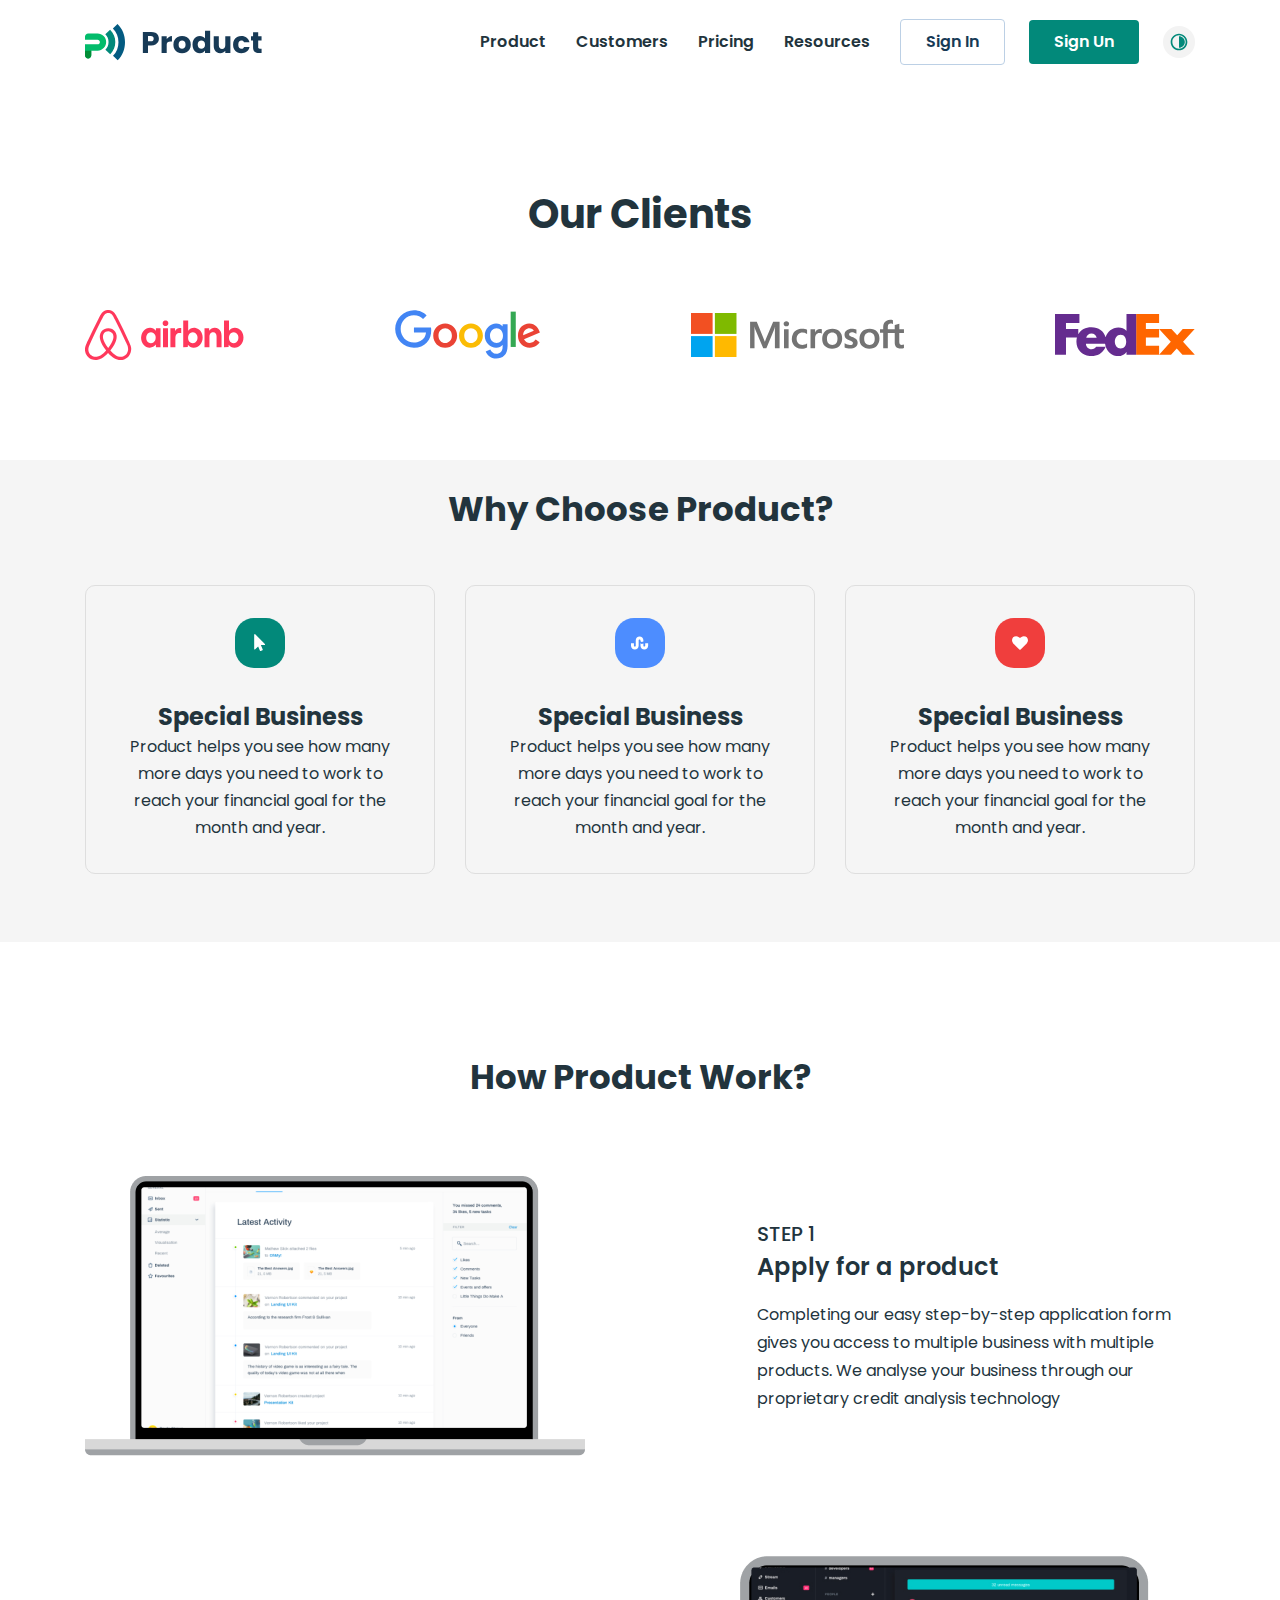
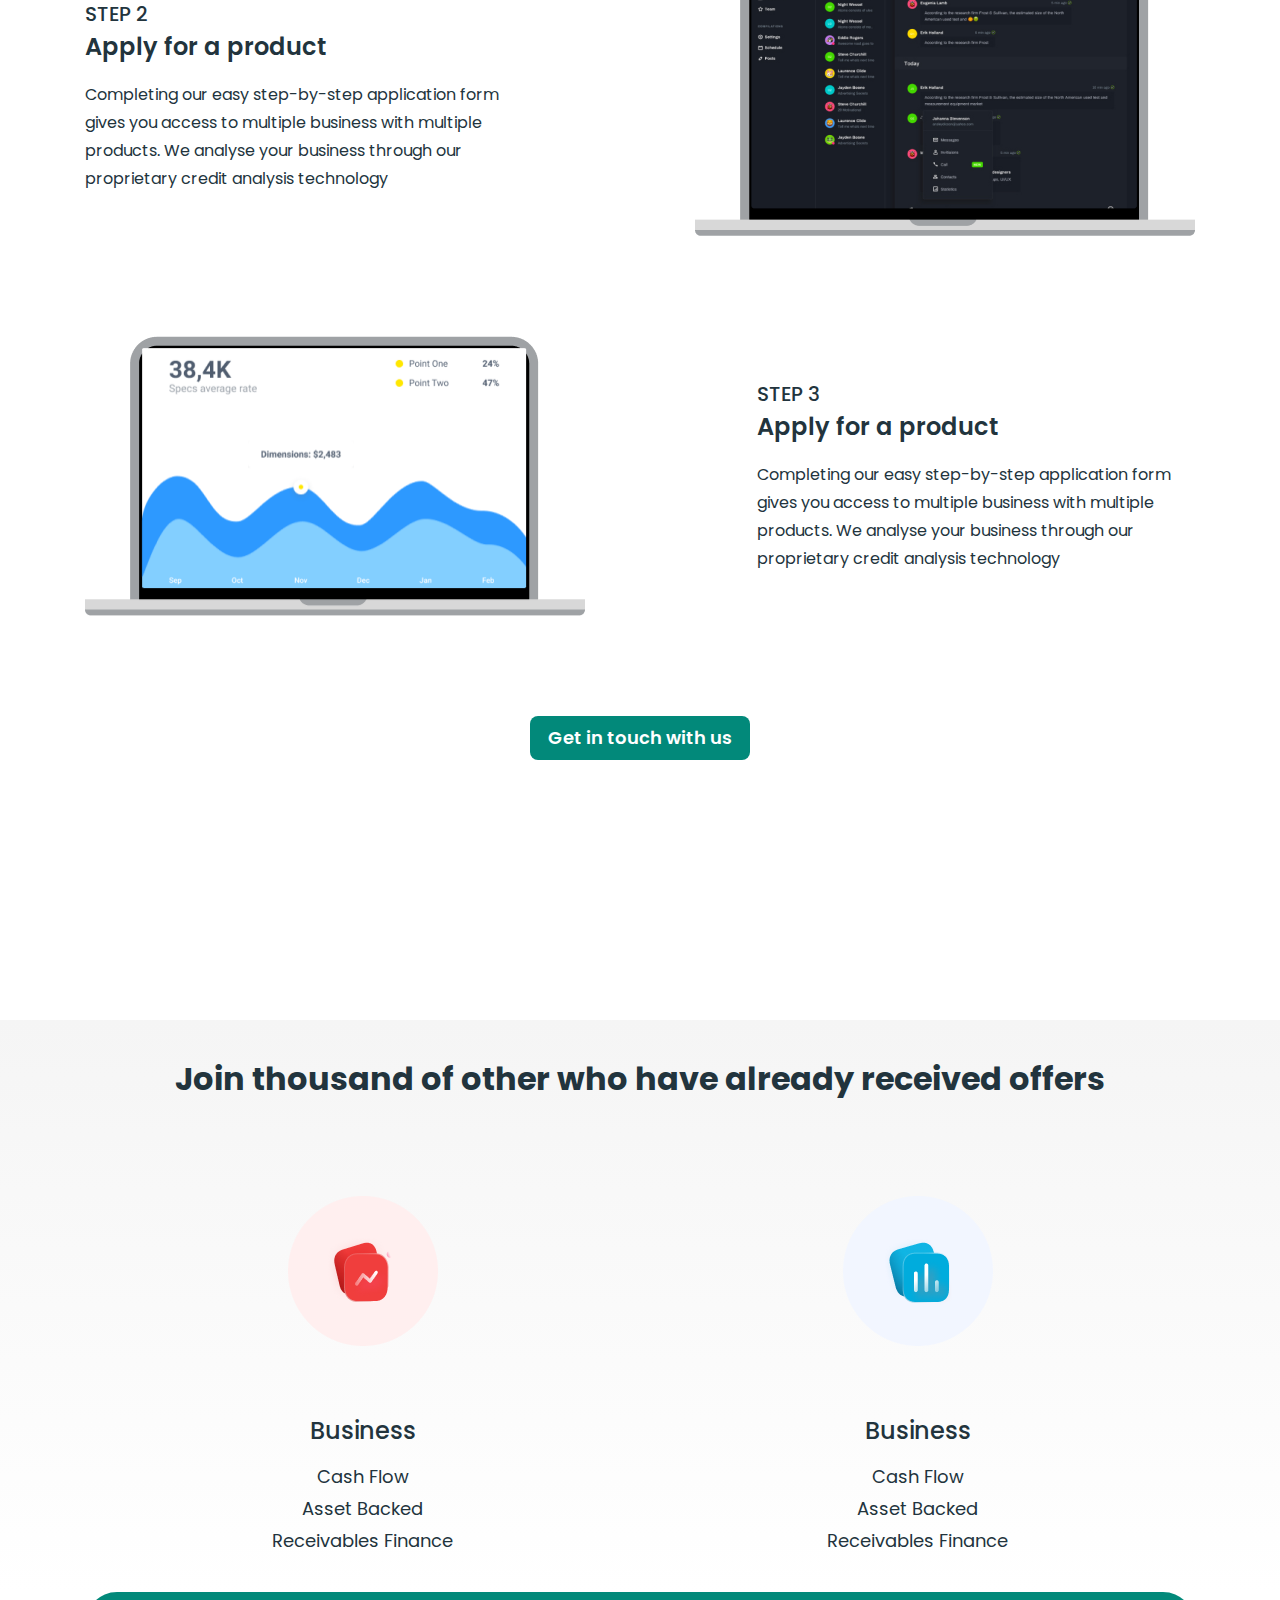
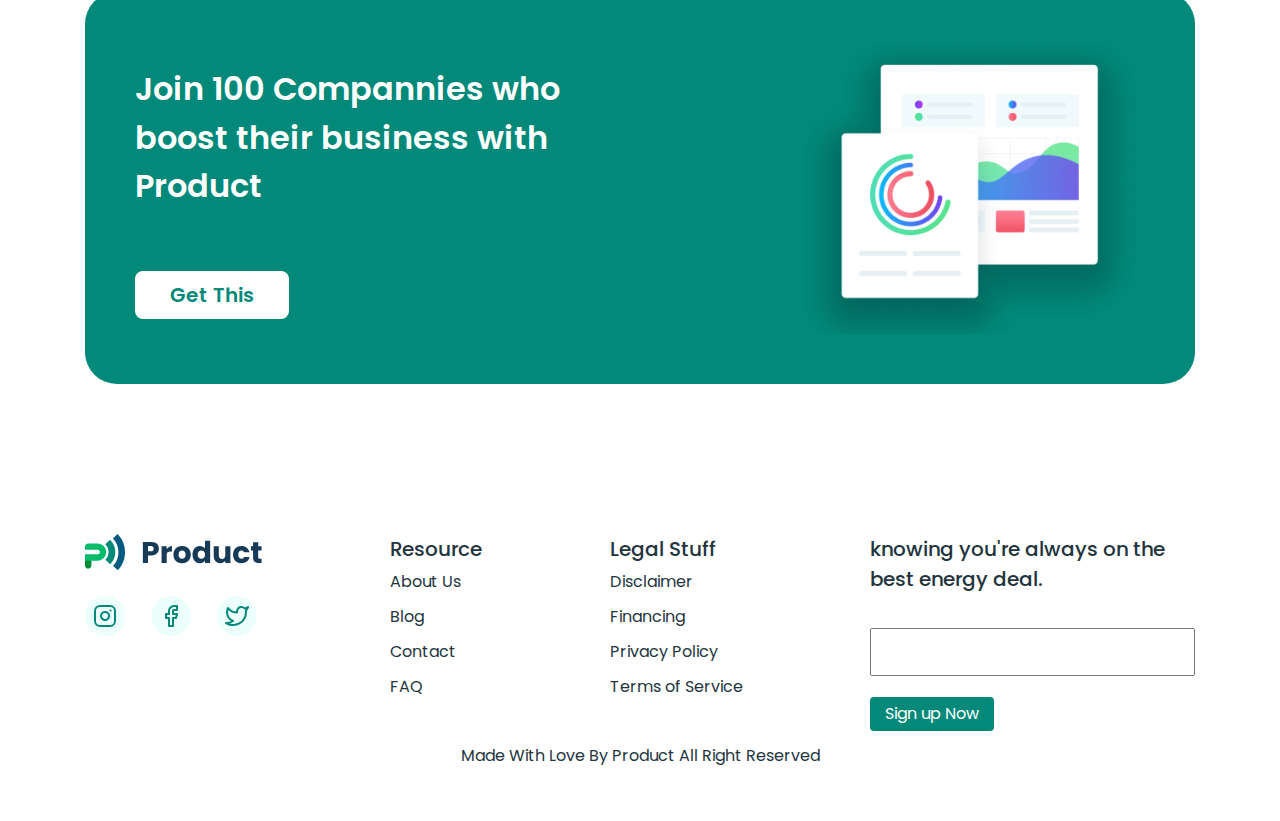
<file: macbook.html>
<!DOCTYPE html>
<html lang="en">

<head>
  <meta charset="UTF-8">
  <meta http-equiv="X-UA-Compatible" content="IE=edge">
  <meta name="viewport" content="width=device-width, initial-scale=1.0">
  <title>product</title>
  <link rel="stylesheet" href="./css/bootstrap.min.css" />
  <link rel="stylesheet" href="./css/main.css" />
</head>

<body>
  <header class="header">
    <div class="container header__iner">
      <a href="./index.html">
        <img class="logo" src="./images/logo.svg" alt="site-logo" />
        <img class="logo-bg" src="./images/logo-bc.svg" alt="site-logo" />
      </a>

      <nav class="menu">
        <button class="burger-x" type="button">X</button>

        <ul class="menu__list">
          <li class="menu__iteam">
            <a class="menu__link" href="./about.html"> Product </a>
          </li>
          <li class="menu__iteam">
            <a class="menu__link link" href="./macbook.html"> Customers</a>
          </li>
          <li class="menu__iteam">
            <a class="menu__link link-Pricing" href="#"> Pricing</a>
          </li>
          <li class="menu__iteam">
            <a class="menu__link link-Resources" href="./resources.html"> Resources</a>
          </li>
        </ul>

        <a class="Sign-In" href="#">Sign In</a>
        <a class="Sign-up" href="#">Sign Un</a>
        <button class="button button-header" type="button"></button>
      </nav>
      <button class="burger" type="button">☰</button>
    </div>
  </header>

  <main class="main">
    <section class="client">
      <div class="container">
        <h2 class="client__tittle">
          Our Clients
        </h2>
        <div class="logo-clients">
          <img class="clients__logo" src="./images/air.svg" width="159" height="50" alt="logo-airbnb">
          <img class="clients__logo" src="./images/goo.svg" height="50" width="146" alt="logo-google">
          <img class="clients__logo" src="./images/mic.svg" width="213" height="44" alt="logo-microsoft">
          <img class="" src="./images/fed.svg" width="140" height="42" alt="logo-microsoft">

        </div>
      </div>
    </section>


    <section class="main__whu">
      <div class="container">
        <h2 class="main__whu__tittle">
          Why Choose Product?
        </h2>
        <ul class="main__whu__list">
          <li class="main__whu__itam">
            <strong class="main__whu__strong">Special Business</strong>
            Product helps you see how many
            more days you need to work
            to reach your financial goal
            for the month and year.
          </li>

          <li class="main__whu__itam">
            <strong class="main__whu__strong">Special Business</strong>
            Product helps you see how many
            more days you need to work
            to reach your financial goal
            for the month and year.
          </li>

          <li class="main__whu__itam">
            <strong class="main__whu__strong">Special Business</strong>
            Product helps you see how many
            more days you need to work
            to reach your financial goal
            for the month and year.
          </li>
        </ul>
      </div>
    </section>

    <section class="main__Work">
      <div class="container work">
        <h2 class="main__Work__tittle">How Product Work?</h2>

        <div class="laptop">
          <div class="laptop__text">
            <span class="laptop__span">
              STEP 1
            </span>

            <h3 class="laptop__tittle">
              Apply for a product
            </h3>
            <p class="laptop__p">
              Completing our easy step-by-step application form gives you access to multiple business with multiple
              products. We analyse your business through our proprietary credit analysis technology
            </p>
          </div>
        </div>


        <div class="laptop">
          <div class="laptop__text">
            <span class="laptop__span">
              STEP 2
            </span>

            <h3 class="laptop__tittle">
              Apply for a product
            </h3>
            <p class="laptop__p">
              Completing our easy step-by-step application form gives you access to multiple business with multiple
              products. We analyse your business through our proprietary credit analysis technology
            </p>
          </div>
        </div>


        <div class="laptop">
          <div class="laptop__text">
            <span class="laptop__span">
              STEP 3
            </span>

            <h3 class="laptop__tittle">
              Apply for a product
            </h3>
            <p class="laptop__p">
              Completing our easy step-by-step application form gives you access to multiple business with multiple
              products. We analyse your business through our proprietary credit analysis technology
            </p>
          </div>
        </div>
        <a class="main__Work__link" href="#">Get in touch with us</a>
      </div>
    </section>

    <section class="main__have">
      <div class="container">
        <h2 class="main__have__tittle">
          Join thousand of other who have
          already received offers
        </h2>
        <div class="main__have__group">

          <div class="main__have__box">
            <strong class="main__have__box__strong">Business</strong>
            <span class="main__have__box__text">
              Cash Flow <br>
              Asset Backed <br>
              Receivables Finance <br>
            </span>
          </div>

          <div class="main__have__box">
            <strong class="main__have__box__strong">Business</strong>
            <span class="main__have__box__text">
              Cash Flow <br>
              Asset Backed <br>
              Receivables Finance <br>
            </span>
          </div>
        </div>
      </div>
    </section>

    <section>
      <div class="container">

        <div class="join">
          <div class="join__box">
            <h2 class="join__tittle">
              Join 100 Compannies who boost their business with Product
            </h2>
            <a class="join__link" href="#">Get This</a>
          </div>
          <img class="join__img" src="./images/screen.png" width="351" height="331" alt="screen" />
        </div>
      </div>
    </section>
  </main>

  <footer class="footer">
    <div class="container">
      <div class="footer__iner">
        <div>
          <a href="">
            <img class="footer__logo" src="./images/logo.svg" alt="site logo" />
            <img class="footer__logo-bg" src="./images/logo-bc.svg" alt="site-logo" />
          </a>
          <ul class="logo-list">
            <li class="logo-list__iteam">
              <a href="#"><img src="./images/ins.svg" width="40" height="40" alt="instagram" /></a>
            </li>
            <li class="logo-list__iteam">
              <a href="#"><img src="./images/face.svg" width="40" height="40" alt="facebook" /></a>
            </li>
            <li class="">
              <a href="#"><img src="./images/tw.svg" width="40" height="40" alt="facebook" />
              </a>
            </li>
          </ul>
        </div>
        <div></div>
        <ul class="list ms-auto me-auto">
          <li class="list__iteam">
            <a class="list__link" href="#">Resource</a>
          </li>
          <li class="list__iteam">
            <a class="list__link list__iteam-link" href="#">About Us </a>
          </li>
          <li class="list__iteam">
            <a class="list__link list__iteam-link" href="#">Blog </a>
          </li>

          <li class="list__iteam">
            <a class="list__link list__iteam-link" href="#">Contact </a>
          </li>
          <li class="list__iteam">
            <a class="list__link list__iteam-link" href="#">FAQ </a>
          </li>
        </ul>

        <ul class="list me-auto">
          <li class="list__iteam">
            <a class="list__link" href="#">Legal Stuff</a>
          </li>
          <li class="list__iteam">
            <a class="list__link list__iteam-link" href="#"> Disclaimer </a>
          </li>
          <li class="list__iteam">
            <a class="list__link list__iteam-link" href="#">Financing </a>
          </li>

          <li class="list__iteam">
            <a class="list__link list__iteam-link" href="#">Privacy Policy
            </a>
          </li>
          <li class="list__iteam">
            <a class="list__link list__iteam-link" href="#">Terms of Service
            </a>
          </li>
        </ul>
        <div class="footer__form">
          <span class="footer__form__text">
            knowing you're always on the best energy deal.
          </span>
          <form action="https://echo.htmlacademy.ru/" method="post">
            <input class="footer__input" name="User__mesage" type="text" />

            <button class="footer__button">Sign up Now</button>
          </form>
        </div>
      </div>
      <span class="smal"> Made With Love By Product All Right Reserved </span>
    </div>
  </footer>



  <script src="./js/main.js"></script>
  <script src="./js/bootstrap.min.js"></script>
</body>

</html>
</file>
<file: css/main.css>
@font-face{font-family:'Poppins';font-style:normal;font-weight:400;src:url("../fonts/poppins-v20-latin-regular.woff2") format("woff2"),url("../fonts/poppins-v20-latin-regular.woff") format("woff")}@font-face{font-family:'Poppins';font-style:normal;font-weight:500;src:url("../fonts/poppins-v20-latin-500.woff2") format("woff2"),url("../fonts/poppins-v20-latin-500.woff") format("woff")}@font-face{font-family:'Poppins';font-style:normal;font-weight:600;src:url("../fonts/poppins-v20-latin-600.woff2") format("woff2"),url("../fonts/poppins-v20-latin-600.woff") format("woff")}@font-face{font-family:'Poppins';font-style:normal;font-weight:700;src:url("../fonts/poppins-v20-latin-700.woff2") format("woff2"),url("../fonts/poppins-v20-latin-700.woff") format("woff")}/*! normalize.css v8.0.1 | MIT License | github.com/necolas/normalize.css */html{line-height:1.15;-webkit-text-size-adjust:100%}body{margin:0}main{display:block}h1{font-size:2em;margin:0.67em 0}hr{-webkit-box-sizing:content-box;box-sizing:content-box;height:0;overflow:visible}pre{font-family:monospace, monospace;font-size:1em}a{background-color:transparent}abbr[title]{border-bottom:none;text-decoration:underline;-webkit-text-decoration:underline dotted;text-decoration:underline dotted}b,strong{font-weight:bolder}code,kbd,samp{font-family:monospace, monospace;font-size:1em}small{font-size:80%}sub,sup{font-size:75%;line-height:0;position:relative;vertical-align:baseline}sub{bottom:-0.25em}sup{top:-0.5em}img{border-style:none}button,input,optgroup,select,textarea{font-family:inherit;font-size:100%;line-height:1.15;margin:0}button,input{overflow:visible}button,select{text-transform:none}button,[type="button"],[type="reset"],[type="submit"]{-webkit-appearance:button}button::-moz-focus-inner,[type="button"]::-moz-focus-inner,[type="reset"]::-moz-focus-inner,[type="submit"]::-moz-focus-inner{border-style:none;padding:0}button:-moz-focusring,[type="button"]:-moz-focusring,[type="reset"]:-moz-focusring,[type="submit"]:-moz-focusring{outline:1px dotted ButtonText}fieldset{padding:0.35em 0.75em 0.625em}legend{-webkit-box-sizing:border-box;box-sizing:border-box;color:inherit;display:table;max-width:100%;padding:0;white-space:normal}progress{vertical-align:baseline}textarea{overflow:auto}[type="checkbox"],[type="radio"]{-webkit-box-sizing:border-box;box-sizing:border-box;padding:0}[type="number"]::-webkit-inner-spin-button,[type="number"]::-webkit-outer-spin-button{height:auto}[type="search"]{-webkit-appearance:textfield;outline-offset:-2px}[type="search"]::-webkit-search-decoration{-webkit-appearance:none}::-webkit-file-upload-button{-webkit-appearance:button;font:inherit}details{display:block}summary{display:list-item}template{display:none}[hidden]{display:none}html{height:100%;scroll-behavior:smooth}*,*::before,*::after{-webkit-box-sizing:border-box;box-sizing:border-box}body{display:-webkit-box;display:-ms-flexbox;display:flex;-webkit-box-orient:vertical;-webkit-box-direction:normal;-ms-flex-direction:column;flex-direction:column;height:100%;margin:0;padding:0;font-family:"Poppins", sans-serif;overflow-x:hidden}main{-webkit-box-flex:1;-ms-flex-positive:1;flex-grow:1}img{max-width:100%;height:auto;vertical-align:middle;-o-object-fit:cover;object-fit:cover}.visually-hidden{clip:rect(0 0 0 0);-webkit-clip-path:inset(50%);clip-path:inset(50%);height:1px;overflow:hidden;position:absolute;white-space:nowrap;width:1px}.container{max-width:1150px;width:100%;margin:0 auto;padding:0 20px}.header{padding:19px 0px}.menu{margin-left:auto;display:-webkit-box;display:-ms-flexbox;display:flex;-webkit-box-align:center;-ms-flex-align:center;align-items:center}.header__iner{display:-webkit-box;display:-ms-flexbox;display:flex;-webkit-box-align:center;-ms-flex-align:center;align-items:center}.menu__list{display:-webkit-box;display:-ms-flexbox;display:flex;margin:0;padding:0;display:flex;list-style:none}.menu__iteam{margin-right:30px}.menu__link{text-decoration:none;font-weight:600;font-size:16px;line-height:28px;color:#22343D}.Sign-In{padding:10px 25px;font-weight:600;font-size:16px;line-height:24px;text-decoration:none;color:#173A56;border:1px solid #BCD0E5;border-radius:4px;margin-right:24px}.Sign-up{padding:10px 25px;font-weight:600;font-size:16px;line-height:24px;text-decoration:none;color:#fff;background-color:#02897A;border-radius:4px;margin-right:24px}.button{padding:6px;background-color:#F3F3F3;border-radius:100px;width:32px;height:32px;background-image:url(../images/Frame.svg);background-repeat:no-repeat;background-size:20px;background-position:center;border:none}.black{background-color:#1F2E35;color:#fff}.logo{display:block}.logo-bg{display:none}.in{color:#fff;border:1px solid #fff}.burger{display:none;margin-left:auto;border:none;background-color:transparent;font-size:36px}.burger-x{display:none}@media only screen and (max-width: 770px){.header{padding:17px 0px;-webkit-box-shadow:0px -2px 8px rgba(0,0,0,0.25);box-shadow:0px -2px 8px rgba(0,0,0,0.25);position:relative}.menu{display:none}.burger{display:block}.Sign-In{margin:0;display:inline-block;margin-bottom:20px;text-align:center}.Sign-up{display:inline-block;margin:0;margin-bottom:20px}.open{position:absolute;z-index:100;top:0px;right:0;display:block;padding:50px 0px;width:50%;height:100vh;-webkit-box-align:center;-ms-flex-align:center;align-items:center;text-align:center;background-color:#fff;-webkit-box-orient:vertical;-webkit-box-direction:normal;-ms-flex-direction:column;flex-direction:column}.menu__list{-webkit-box-orient:vertical;-webkit-box-direction:normal;-ms-flex-direction:column;flex-direction:column;margin-bottom:20px;text-align:center}.menu__iteam{margin-right:0px;margin-bottom:30px}.button{display:block;margin:0px auto}.black{background-color:#1F2E35;color:#fff}.burger-x{position:absolute;top:20px;right:10px;display:block;margin-left:auto;border:none;background-color:transparent;font-size:36px;color:inherit}}.main__made{padding:77px 0px;color:#22343D}.main__made__iner{display:-webkit-box;display:-ms-flexbox;display:flex;-webkit-box-align:center;-ms-flex-align:center;align-items:center}.main__made__iner::after{display:inline-block;width:541px;height:483px;background-image:url(../images/pain.png);background-repeat:no-repeat;background-size:541px 483px;background-position:center;margin-left:auto;content:""}.main__made__box{max-width:535px;margin-right:auto}.main__made__text{max-width:380px;margin:0;margin-bottom:24px;font-weight:600;font-size:40px;line-height:149%;letter-spacing:-0.03em}.main__made__tittle{margin:0;margin-bottom:24px}.con-input{display:block;padding:25px 0px;padding-left:27px;width:470px;border:1px solid #EAEAEA;border-radius:100px;font-weight:400;font-size:16px;line-height:100%;letter-spacing:-0.03em}.res-form{position:relative;margin-bottom:24px}.res-button{display:block;position:absolute;top:10px;right:70px;color:#fff;padding:20px 25px;border-radius:100px;background-color:#02897A;border:none;font-weight:600;font-size:16px}.main__made__span{display:inline-block;margin-left:auto;font-weight:400;font-size:14px;line-height:21px}.box{display:inline-block;margin-right:60px}.main__made__strong{color:#02897A}.img-posion{position:relative}.res-img{position:absolute;left:25px;width:50px;height:50px}.res-img:nth-child(3){left:60px}@media only screen and (max-width: 770px){.main__made{padding-top:62px;padding-bottom:0}.main__made__text{font-size:36px;line-height:149%;text-align:center;letter-spacing:-0.03em}.main__made__iner{-webkit-box-orient:vertical;-webkit-box-direction:normal;-ms-flex-direction:column;flex-direction:column;text-align:center;margin-left:auto;margin-right:auto}.main__made__text{margin-right:0}.con-input{max-width:345px;font-weight:400;font-size:16px;line-height:100%;letter-spacing:-0.03em}.main__made__box{max-width:350px}.res-button{right:10px;padding-top:19px;padding-bottom:19px}.res-img{left:60px}.res-img:nth-child(3){left:95px}.box{display:inline-block;margin:0px auto;margin-right:80px}.img-men{text-align:left}.main__made__iner::after{display:inline-block;width:359px;height:264px;background-image:url(../images/mod.png);background-repeat:no-repeat;background-size:359px 264px;background-position:center;margin-left:auto;margin-right:auto;content:""}.main__made__box{margin:0px auto;margin-bottom:102px}}@media only screen and (max-width: 450px){.main__made__iner::after{width:280px;height:264px;background-image:url(../images/mod.png);background-repeat:no-repeat;background-size:280px 200px;background-position:center;margin-left:auto;margin-right:auto;content:""}.box{margin-bottom:20px}.res-img{top:0px;left:60px}}@media only screen and (max-width: 350px){.con-input{max-width:280px}.main__made__box{max-width:280px}.res-img{top:0px;left:110px}.res-img:nth-child(3){left:145px}.box{display:block;margin-bottom:20px}}.hero{display:-webkit-box;display:-ms-flexbox;display:flex;-webkit-box-align:center;-ms-flex-align:center;align-items:center;padding-top:25px;padding-bottom:25px}.hero__iner{display:-webkit-box;display:-ms-flexbox;display:flex;-webkit-box-align:center;-ms-flex-align:center;align-items:center}.hero__iner::before{display:inline-block;margin-right:auto;margin-left:33px;width:600px;height:556px;background-image:url(../images/amico.png);background-repeat:no-repeat;background-size:600px 556px;background-position:top;-webkit-box-ordinal-group:2;-ms-flex-order:1;order:1;content:""}.hero__tittle{max-width:458px}.hero__tittle__in{margin:0;margin-bottom:18px;font-weight:700;font-size:40px;line-height:60px;color:#22343D}.hero__tittle__text{font-weight:400;font-size:18px;line-height:28px;color:#22343D;margin:0;margin-bottom:45px}.hero__tittle__link{padding:15px 40px;background-color:#02897A;border-radius:4px;text-decoration:none;color:#fff;font-weight:700;font-size:16px;line-height:24px;margin-right:30px}.box-link{display:-webkit-box;display:-ms-flexbox;display:flex;-webkit-box-align:center;-ms-flex-align:center;align-items:center}.hero__tittle__vidio{font-weight:600;font-size:16px;line-height:24px;-webkit-text-decoration-line:underline;text-decoration-line:underline;color:#02897A}.hero__tittle__vidio::before{display:inline-block;width:20px;height:17px;background-image:url(../images/pla.svg);background-repeat:no-repeat;background-size:20px 17px;background-position:center;margin-right:9px;content:""}@media only screen and (max-width: 770px){.hero{padding-top:33px;padding-bottom:83px}.hero__iner{display:-webkit-box;display:-ms-flexbox;display:flex;-webkit-box-orient:vertical;-webkit-box-direction:reverse;-ms-flex-direction:column-reverse;flex-direction:column-reverse}.hero__iner::before{width:338px;height:311px;background-image:url(../images/mobilhero.png);background-size:338px 311px;background-position:top;margin-bottom:11px;margin:0 auto;content:""}.hero__tittle{max-width:369px;text-align:center}.hero__tittle__in{font-size:36px;line-height:60px}.hero__tittle__text{font-size:18px;line-height:28px}.hero__tittle__link{padding:15px 25px}}@media only screen and (max-width: 383px){.hero__iner::before{width:280px;height:311px;background-image:url(../images/mobilhero.png);background-size:280px 311px;background-position:top center;margin-bottom:11px;margin:0 auto;content:""}}.main__latest{padding-top:75px;color:#22343D}.main__latest__tittle{margin:0;margin-bottom:8px;font-weight:700;font-size:34px;line-height:51px;text-align:center}.main__latest__list{margin:0px auto;padding:0;list-style:none;display:-webkit-box;display:-ms-flexbox;display:flex;-ms-flex-wrap:wrap;flex-wrap:wrap;color:#22343D}.main__latest__text{text-align:center;font-weight:500;font-size:16px;line-height:26px;margin:0;margin-bottom:32px}.main__latest__item{border:1px solid #DEDEDE;background-color:#fff;border-radius:8px;display:-webkit-box;display:-ms-flexbox;display:flex;-webkit-box-orient:vertical;-webkit-box-direction:normal;-ms-flex-direction:column;flex-direction:column;-webkit-box-align:center;-ms-flex-align:center;align-items:center;max-width:348px;width:100%;margin-right:30px;margin-bottom:32px}.main__latest__item::before{display:inline-block;border-radius:8px 8px 0px 0px;width:348px;height:187px;background-image:url(../images/Vector.png);background-repeat:no-repeat;background-size:348px 187px;background-position:center;content:""}.main__latest__item__box{width:100%;padding-top:30px;padding-right:30px;padding-bottom:35px;padding-left:25px}.main__latest__item__span{font-weight:400;font-size:16px;line-height:28px}.main__latest__item__tittle{font-weight:700;font-size:24px;line-height:40px;margin:0}.main__latest__item:nth-child(3){margin-right:0px}.main__latest__item:nth-child(6){margin-right:0px}.main__latest__item:nth-child(3)::before{background-image:url(../images/men.png)}.main__latest__item:nth-child(2)::before{background-image:url(../images/pls.png)}.main__latest__item:nth-child(4)::before{background-image:url(../../images/desp.png)}.main__latest__item:nth-child(5)::before{background-image:url(../../images/lab.png)}.main__latest__item:nth-child(6)::before{background-image:url(../images/qora.png)}.text>.container>.main__latest__link::after{background-image:url(../../images/f.svg)}.main__latest__link{display:-webkit-box;display:-ms-flexbox;display:flex;-webkit-box-align:center;-ms-flex-align:center;align-items:center;-webkit-box-pack:center;-ms-flex-pack:center;justify-content:center;font-weight:500;font-size:18px;line-height:26px;text-decoration:none;color:inherit}.main__latest__link::after{width:20px;height:20px;background-image:url(../images/s.svg);background-repeat:no-repeat;background-size:20px 20px;background-position:center;margin-left:8px;content:""}@media only screen and (max-width: 770px){.main__latest__item:nth-child(3){margin-right:auto;margin-left:auto}.main__latest__item:nth-child(6){margin-right:auto;margin-left:auto}.main__latest{padding-top:47px}.main__latest__list{-webkit-box-orient:vertical;-webkit-box-direction:normal;-ms-flex-direction:column;flex-direction:column;-webkit-box-align:center;-ms-flex-align:center;align-items:center}.main__latest__item__box{width:100%;padding-top:22px;padding-left:24px;padding-bottom:40px}.main__latest__item{margin-right:0px}}@media only screen and (max-width: 380px){.main__latest__item::before{width:280px;height:187px;background-size:280px 187px;background-position:center;content:""}.main__latest__item{max-width:280px;margin:0px auto;margin-bottom:32px}}.client{padding:100px 0px;color:#22343D}.client__tittle{margin:0;text-align:center;font-weight:700;font-size:40px;line-height:60px;margin-bottom:66px}.logo-clients{display:-webkit-box;display:-ms-flexbox;display:flex;-webkit-box-align:center;-ms-flex-align:center;align-items:center;-webkit-box-pack:justify;-ms-flex-pack:justify;justify-content:space-between}@media only screen and (max-width: 770px){.logo-clients{-webkit-box-align:center;-ms-flex-align:center;align-items:center;-ms-flex-wrap:wrap;flex-wrap:wrap}.client{padding:50px 0px}}@media only screen and (max-width: 430px){.clients__logo{margin-bottom:60px}}@media only screen and (max-width: 380px){.logo-clients{-webkit-box-orient:vertical;-webkit-box-direction:normal;-ms-flex-direction:column;flex-direction:column;-webkit-box-align:center;-ms-flex-align:center;align-items:center}.clients__logo{display:inline-block;margin-bottom:60px}}.main__Work{padding:110px 0px;color:#22343D;text-align:center;margin-bottom:150px}.main__Work__tittle{margin:0;text-align:center;margin-bottom:73px;font-weight:700;font-size:34px;line-height:51px}.laptop{display:-webkit-box;display:-ms-flexbox;display:flex;-webkit-box-align:center;-ms-flex-align:center;align-items:center;margin-bottom:100px;text-align:left}.laptop::before{display:inline-block;width:500px;height:280px;background-image:url(../images/lap1.png);background-repeat:no-repeat;background-size:500px 280px;background-position:center;content:""}.laptop:nth-child(3)::before{background-image:url(../images/lap2.png)}.laptop:nth-child(3){-webkit-box-orient:horizontal;-webkit-box-direction:reverse;-ms-flex-direction:row-reverse;flex-direction:row-reverse}.laptop:nth-child(4)::before{background-image:url(../images/lap3.png)}.laptop__text{margin-left:auto;max-width:438px;width:100%}.laptop__span{font-weight:500;font-size:20px;line-height:30px;margin-bottom:16px}.laptop__tittle{margin:0;margin-bottom:16px;font-weight:600;font-size:24px;line-height:36px}.laptop__p{font-weight:400;font-size:16px;line-height:28px;margin:0}.main__Work__link{display:inline-block;margin:0px auto;padding:11px 18px;color:#fff;text-decoration:none;font-weight:600;font-size:18px;line-height:22px;background-color:#02897A;border-radius:8px}@media only screen and (max-width: 770px){.main__Work{padding-top:96px;padding-bottom:70px}.laptop{display:-webkit-box;display:-ms-flexbox;display:flex;-webkit-box-orient:vertical;-webkit-box-direction:normal;-ms-flex-direction:column;flex-direction:column;-webkit-box-align:center;-ms-flex-align:center;align-items:center;margin-bottom:69px}.laptop::before{margin-bottom:80px}.laptop:nth-child(3){display:-webkit-box;display:-ms-flexbox;display:flex;-webkit-box-orient:vertical;-webkit-box-direction:normal;-ms-flex-direction:column;flex-direction:column;-webkit-box-align:center;-ms-flex-align:center;align-items:center}.laptop:nth-child(4){display:-webkit-box;display:-ms-flexbox;display:flex;-webkit-box-orient:vertical;-webkit-box-direction:normal;-ms-flex-direction:column;flex-direction:column;-webkit-box-align:center;-ms-flex-align:center;align-items:center}.laptop__text{margin-right:auto}}@media only screen and (max-width: 450px){.laptop::before{width:300px;background-size:300px 195px}.laptop__text{max-width:300px;width:100%}}.main__whu{background-color:#F5F5F5;padding-top:24px;padding-bottom:68px;color:#22343D}.main__whu__tittle{text-align:center;margin:0;margin-bottom:50px;font-weight:700;font-size:34px;line-height:51px}.main__whu__list{margin:0;padding:0;display:-webkit-box;display:-ms-flexbox;display:flex;-webkit-box-pack:justify;-ms-flex-pack:justify;justify-content:space-between;list-style:none}.main__whu__itam{display:-webkit-box;display:-ms-flexbox;display:flex;-webkit-box-orient:vertical;-webkit-box-direction:normal;-ms-flex-direction:column;flex-direction:column;-webkit-box-align:center;-ms-flex-align:center;align-items:center;padding:32px 38px;border:1px solid #DEDEDE;border-radius:10px;max-width:350px;text-align:center;font-weight:400;font-size:16px;line-height:27px}.main__whu__itam::before{display:inline-block;width:50px;height:50px;padding:16px 19px;border-radius:19px;background-image:url(../images/row.svg);background-repeat:no-repeat;background-size:12px 18px;background-position:center;background-color:#02897A;margin-bottom:32px;content:""}.bg{color:#FFF;background-color:#22343D}.main__whu__itam:nth-child(2)::before{background-image:url(../images/omg.svg);background-color:#4D8DFF;background-size:18px 18px}.main__whu__itam:nth-child(3)::before{background-image:url(../images/sv.svg);background-color:#F03E3D;background-size:16px 18px}.main__whu__strong{font-weight:700;font-size:24px;line-height:33px}.laptop:nth-child(3)>.laptop__text{margin-left:0;margin-right:auto}@media only screen and (max-width: 770px){.main__whu__list{-webkit-box-orient:vertical;-webkit-box-direction:normal;-ms-flex-direction:column;flex-direction:column;-webkit-box-align:center;-ms-flex-align:center;align-items:center}.main__whu__itam{margin-bottom:32px}.main__whu__itam:nth-child(3){margin-bottom:0px}}.Table-form{text-align:center;padding-top:50px;padding-bottom:150px;color:#22343D}.about{display:inline-block;font-weight:600;font-size:24px;line-height:36px;margin-bottom:32px}.about-title{font-weight:700;font-size:40px;line-height:60px}.about-text{font-weight:500;font-size:16px;line-height:24px}@media only screen and (max-width: 770px){.Table-form{text-align:center}.about-title{max-width:350px;font-size:36px;line-height:54px;margin:0px  auto}.about-text{display:inline-block;max-width:350px;margin:0px auto}}.main__ENTERPRISE{padding:53px 0px;margin-bottom:150px;color:#22343D;background:-webkit-gradient(linear, left top, left bottom, from(#F7F7F7), to(#f7f7f700));background:linear-gradient(180deg, #F7F7F7 0%, #f7f7f700 100%)}.main__ENTERPRISE__span{display:block;font-weight:600;font-size:24px;line-height:36px;text-align:center;margin-bottom:16px}.main__ENTERPRISE__tittle{margin:0;margin-bottom:8px;font-weight:700;font-size:34px;line-height:51px;text-align:center}.main__ENTERPRISE__text{margin:0;font-weight:400;font-size:18px;line-height:27px;margin-bottom:32px;text-align:center}.main__ENTERPRISE__link{display:inline-block;margin-right:auto;margin-left:auto;padding:11px 18px;background:#02897A;border-radius:8px;color:#fff;text-decoration:none}.iner{display:-webkit-box;display:-ms-flexbox;display:flex;-webkit-box-orient:vertical;-webkit-box-direction:normal;-ms-flex-direction:column;flex-direction:column;-webkit-box-align:center;-ms-flex-align:center;align-items:center}@media only screen and (max-width: 770px){.main__main__ENTERPRISE{padding:46px 0px}.main__ENTERPRISE__tittle{font-size:34px;line-height:51px;max-width:335px;margin-bottom:25px}.main__ENTERPRISE__text{font-size:18px;line-height:27px;max-width:338px;margin:0px auto;margin-bottom:32px}}.main__Product{padding-top:89px;padding-bottom:90px;text-align:center;background-image:url(../images/Bg.png);background-repeat:no-repeat;background-size:100% 100%;background-position:center}.Product{background-image:url(../images/B.png)}.main__Product__text{margin:0;font-weight:700;font-size:32px;line-height:48px;text-align:center;color:#22343D;margin-bottom:58px}.main__Product__list{display:-webkit-box;display:-ms-flexbox;display:flex;-webkit-box-align:center;-ms-flex-align:center;align-items:center;-ms-flex-pack:distribute;justify-content:space-around;margin:0;padding:0;list-style:none;color:#22343D}.main__Product__item{max-width:240px;text-align:left;margin-bottom:60px}.main__Product__item::before{display:inline-block;width:50px;height:50px;padding:16px 19px;border-radius:19px;background-image:url(../images/row.svg);background-repeat:no-repeat;background-size:12px 18px;background-position:center;background-color:#02897A;margin-bottom:30px;content:""}.main__Product__item:nth-child(2)::before{background-image:url(../images/omg.svg);background-color:#4D8DFF;background-size:18px 18px}.main__Product__item:nth-child(3)::before{background-image:url(../images/sv.svg);background-color:#740A76;background-size:16px 18px}.main__Product__item:nth-child(4)::before{background-image:url(../images/time.svg);background-color:#F03E3D;background-size:16px 18px}.main__Product__top{margin:0;font-weight:600;font-size:22px;line-height:33px;margin-bottom:13px}.main__Product__bottom{margin:0;font-weight:400;font-size:16px;line-height:26px}.main__Product__link{padding:15px 32px;background-color:#02897A;text-decoration:none;color:#fff}@media only screen and (max-width: 770px){.main__Product{background-size:100% 202px;background-position:bottom center}.main__Product__text{margin:0px auto;max-width:332px;font-size:32px;line-height:48px;margin-bottom:50px}.main__Product__list{-webkit-box-orient:vertical;-webkit-box-direction:normal;-ms-flex-direction:column;flex-direction:column;text-align:center}.main__Product__item{text-align:center;margin-bottom:37px}.main__Product__item::before{display:block;margin:0px auto;margin-bottom:24px}}@media only screen and (max-width: 383px){.main__Product{background-size:320px 202px;background-position:bottom center}}.main__aboutProduct{color:#22343D;margin-bottom:150px}.bigcontainer{max-width:1170px}.main__aboutProduct__title{text-align:center;font-weight:700;font-size:34px;line-height:51px;margin:0;margin-bottom:56px}.main__aboutProduct__box{display:-webkit-box;display:-ms-flexbox;display:flex;-webkit-box-align:center;-ms-flex-align:center;align-items:center}.main__aboutProduct__item{margin-bottom:32px;display:block}.main__aboutProduct__box::before{display:inline-block;width:528px;height:393px;background-image:url(../images/abo.png);background-repeat:no-repeat;background-size:528px 393px;background-position:bottom center;margin-right:68px;content:""}.main__aboutProduct__list{margin:0;padding:0;max-width:533px;list-style:none}.main__aboutProduct__box-text{display:-webkit-box;display:-ms-flexbox;display:flex;-webkit-box-orient:vertical;-webkit-box-direction:normal;-ms-flex-direction:column;flex-direction:column}.box-text__strong{display:-webkit-box;display:-ms-flexbox;display:flex;-webkit-box-align:center;-ms-flex-align:center;align-items:center;margin-bottom:23px;font-weight:600;font-size:24px;line-height:36px}.box-text__strong::before{display:block;width:50px;height:50px;background-image:url(../images/abli.png);background-repeat:no-repeat;background-size:50px 50px;background-position:center;margin-right:14px;content:""}.main__aboutProduct__item:nth-child(2)>.box-text>.box-text__strong::before{background-image:url(../images/abuli.png)}.main__aboutProduct__item:nth-child(3)>.box-text>.box-text__strong::before{background-image:url(../images/li.png)}.main__aboutProduct__item:nth-child(3){margin-bottom:0px}.box-text__span{font-weight:400;font-size:16px;line-height:28px}@media only screen and (max-width: 770px){.main__aboutProduct{margin-bottom:100px}.main__aboutProduct__box{-webkit-box-orient:vertical;-webkit-box-direction:normal;-ms-flex-direction:column;flex-direction:column;-webkit-box-align:center;-ms-flex-align:center;align-items:center}.main__aboutProduct__box::before{display:inline-block;width:352px;height:288px;background-image:url(../images/mo.png);background-repeat:no-repeat;background-size:100% 288px;background-position:center;margin-right:0px;margin-bottom:32px;content:""}.main__aboutProduct__list{max-width:342px}.main__aboutProduct__item{margin-bottom:24px}}@media only screen and (max-width: 350px){.main__aboutProduct{text-align:center;margin-bottom:100px}.main__aboutProduct__box::before{background-size:280px 288px}.main__aboutProduct__list{max-width:342px}.main__aboutProduct__item{margin-bottom:24px}}.main__Management{padding:150px 0px;color:#22343D}.main__Management__strong{font-weight:600;font-size:16px;line-height:24px;margin-bottom:8px}.main__Management__box{max-width:468px}.main__Management__tittle{margin:0;font-weight:700;font-size:32px;line-height:48px;margin-bottom:131px}.main__Management__text{font-weight:400;font-size:16px;line-height:26px;margin-bottom:12px;margin-bottom:25px}.main__Management__box__strong{display:block;font-weight:600;font-size:16px;line-height:26px}.Management{display:-webkit-box;display:-ms-flexbox;display:flex;-webkit-box-align:center;-ms-flex-align:center;align-items:center;margin-bottom:150px}.Management::after{display:inline-block;margin-left:auto;width:540px;height:474px;background-image:url(../images/amic.png);background-repeat:no-repeat;background-size:540px 474px;background-position:center;content:""}.Management:nth-child(2){-webkit-box-orient:horizontal;-webkit-box-direction:reverse;-ms-flex-direction:row-reverse;flex-direction:row-reverse}.Management:nth-child(2)::after{margin-left:0;margin-right:auto;background-image:url(../images/des.png);background-size:540px 500px;width:540px;height:500px}.Management:nth-child(3)::after{margin-left:auto;background-image:url(../images/ami.png);background-size:542px 452px;width:542px;height:452px}.Management__list{display:-webkit-box;display:-ms-flexbox;display:flex;-webkit-box-orient:vertical;-webkit-box-direction:normal;-ms-flex-direction:column;flex-direction:column;margin:0;padding:0;list-style:none}.Management__list__item{margin-bottom:30px;display:-webkit-box;display:-ms-flexbox;display:flex;-webkit-box-align:center;-ms-flex-align:center;align-items:center}.Management__list__item::before{display:block;width:35px;height:35px;background-color:#FF9900;border-radius:14px;margin-right:30px;background-image:url(../images/Path.svg);background-repeat:no-repeat;background-size:16px 12px;background-position:center;content:""}.main__Management__tittle:nth-child(2){margin-bottom:23px}.Management__list__item:nth-child(2)::before{background-color:#F03E3D}.Management__list__item:nth-child(3)::before{background-color:#4D8DFF}.main__Management__box:nth-child(2){max-width:468px}.Management__list__item>div{max-width:385px}@media only screen and (max-width: 770px){.main__Management{padding:95px 0px}.Management{-webkit-box-orient:vertical;-webkit-box-direction:reverse;-ms-flex-direction:column-reverse;flex-direction:column-reverse;max-width:334px;margin:0px auto;margin-bottom:97px}.Management::after{width:349px;height:307px;background-image:url(../images/phone.png);background-size:349px 307px;margin:0px auto;margin-bottom:50px}.Management:nth-child(2){-webkit-box-orient:vertical;-webkit-box-direction:reverse;-ms-flex-direction:column-reverse;flex-direction:column-reverse;max-width:334px;margin:0px auto;margin-bottom:98px}.Management:nth-child(2)::after{width:349px;height:307px;background-image:url(../images/serach.png);background-size:350px 320px;margin:0px auto;margin-bottom:50px}.Management__list{max-width:350px}.Management__list__item>div{max-width:287px}.Management__list__item{-webkit-box-pack:justify;-ms-flex-pack:justify;justify-content:space-between}.Management__list__item::before{margin-right:0}.Management:nth-child(3)::after{width:350px;height:292px;background-image:url(../images/list.png);background-size:350px 292px;margin:0px auto;margin-bottom:50px}.Management{text-align:center}}@media only screen and (max-width: 383px){.Management::after{width:280px;height:307px;background-image:url(../images/phone.png);background-size:300px 307px;margin:0px auto;margin-bottom:50px}.Management{text-align:center}.Management:nth-child(2)::after{width:280px;height:307px;background-image:url(../images/serach.png);background-size:300px 320px;margin:0px auto;margin-bottom:50px}.Management__list__item{-webkit-box-orient:vertical;-webkit-box-direction:normal;-ms-flex-direction:column;flex-direction:column}.Management__list__item>div{text-align:center}.Management:nth-child(3)::after{width:280px;height:292px;background-image:url(../images/list.png);background-size:300px 292px;margin:0px auto;margin-bottom:50px}}.main__about-form{color:#22343D}.about-form__tittle{font-weight:700;font-size:34px;line-height:51px;text-align:center;margin:0;margin-bottom:8px}.about-form__text{text-align:center;font-weight:400;font-size:18px;line-height:27px;margin:0;margin-bottom:50px}.about-form__list{margin:0;padding:0;list-style:none}.checboxs{display:inline-block;width:24px;height:24px;background-image:url(../../images/+.svg);background-repeat:no-repeat;background-size:24px 24px;background-position:center;margin-right:16px}.spam{display:-webkit-box;display:-ms-flexbox;display:flex;-webkit-box-align:center;-ms-flex-align:center;align-items:center;margin-bottom:14px}.about-label{font-weight:500;font-size:18px;line-height:27px}.checed{display:none;font-weight:400;font-size:16px;line-height:24px}.about-form__itam{border-bottom:1px solid #E7E7E7;padding-bottom:14px;margin-bottom:16px}.about-input:checked ~ .about-label>.spam>.checboxs{background-image:url(../images/-.svg)}.about-input:checked ~ .about-label>.checed{display:block}@media only screen and (max-width: 770px){.about-form__tittle{margin:0px auto;font-size:32px;line-height:48px;text-align:center;max-width:320px;width:100%}.about-form__text{max-width:320px;width:100%;margin:0px auto;margin-bottom:32px}.about-form__list{max-width:345px;width:100%;margin:0px auto}}@media only screen and (max-width: 400px){.about-form__tittle{margin:0px auto;font-size:32px;line-height:48px;text-align:center;max-width:280px}.about-form__text{max-width:280px;width:100%;margin:0px auto;margin-bottom:32px}.about-form__itam{margin:0px auto;max-width:280px;width:100%;margin-bottom:24px}.checboxs{width:18px;height:18px;background-size:18px 18px;background-position:center;margin-right:5px}.about-label{max-width:273px}.spam{-webkit-box-align:start;-ms-flex-align:start;align-items:flex-start;-webkit-box-pack:justify;-ms-flex-pack:justify;justify-content:space-between}.main__aboutProduct__box::before{width:280px}.about-form__list{margin-bottom:100px}}.main__Easy{padding:53px 0px;background-image:url(../images/bg-black.png);background-repeat:no-repeat;background-size:2324px 390px;background-position:center top;color:#22343D;margin-bottom:150px}.Easy{background-image:url(../images/black-bg.png);color:#fff}.main__Easy__tittle{margin:0;margin-bottom:16px;font-weight:700;font-size:32px;line-height:48px;text-align:center}.main__Easy__text{margin:0px auto;margin-bottom:32px;font-weight:500;font-size:16px;line-height:26px;text-align:center;max-width:542px}.main__Easy__box{color:#2F281E;text-align:center}.main__Easy__box__iteam{display:-webkit-box;display:-ms-flexbox;display:flex;max-width:963px;-ms-flex-wrap:wrap;flex-wrap:wrap;-webkit-box-align:center;-ms-flex-align:center;align-items:center;-ms-flex-pack:distribute;justify-content:space-around;margin-bottom:24px}.craft{display:-webkit-box;display:-ms-flexbox;display:flex;-webkit-box-align:center;-ms-flex-align:center;align-items:center;margin-bottom:48px}.craft ~ .craft{-webkit-box-orient:horizontal;-webkit-box-direction:reverse;-ms-flex-direction:row-reverse;flex-direction:row-reverse}.craft>img{margin-left:16px}.craft:nth-child(1)>img{margin-left:0px}.craft:nth-child(2)>img{margin-right:0;margin-left:16px}.craft:nth-child(3)>img{margin-right:0px;margin-left:16px}.craft:nth-child(4)>img{margin-right:0px;margin-left:16px}.craft>img{margin-right:16px}.craft__text{position:relative;margin:0;padding:15px 25px;-webkit-box-shadow:0px 2px 8px #5675921a;box-shadow:0px 2px 8px #5675921a;background-color:#fff;border-radius:26px}.craft__text::after{position:absolute;left:32px;bottom:-8px;width:17px;height:17px;background-color:#fff;border-radius:50%;content:""}.craft__text::before{position:absolute;left:15px;bottom:-15px;width:9px;height:9px;background-color:#fff;border-radius:50%;content:""}.craft:nth-child(2)>.craft__text::after{left:auto;right:32px}.craft:nth-child(2)>.craft__text::before{left:auto;right:15px}.main__Easy__box__iteam:nth-child(2) .craft:nth-child(1){-webkit-box-orient:horizontal;-webkit-box-direction:reverse;-ms-flex-direction:row-reverse;flex-direction:row-reverse}.main__Easy__box__iteam:nth-child(2) .craft:nth-child(1)>img{margin-left:16px}.main__Easy__box__iteam:nth-child(2) .craft:nth-child(2){-webkit-box-orient:horizontal;-webkit-box-direction:normal;-ms-flex-direction:row;flex-direction:row;margin-right:16px}.main__Easy__box__iteam:nth-child(2) .craft:nth-child(2)>img{margin-right:16px}.main__Easy__box__iteam:nth-child(2){margin-bottom:48px}.main__Easy__box__link{display:inline-block;margin-right:auto;margin-left:auto;padding:15px 30px;background-color:#02897A;border-radius:4px;font-weight:700;font-size:16px;line-height:24px;color:#fff;text-decoration:none}@media only screen and (max-width: 770px){.main__Easy{padding:73px 0px;background-image:url(../images/bg-black.png);background-size:1208px 202px;margin-bottom:100px}.craft{margin-bottom:45px}.craft ~ .craft{-webkit-box-orient:horizontal;-webkit-box-direction:normal;-ms-flex-direction:row;flex-direction:row}.main__Easy__box{display:-webkit-box;display:-ms-flexbox;display:flex;-webkit-box-orient:vertical;-webkit-box-direction:normal;-ms-flex-direction:column;flex-direction:column}.main__Easy__box__iteam{display:-webkit-box;display:-ms-flexbox;display:flex;-webkit-box-orient:vertical;-webkit-box-direction:normal;-ms-flex-direction:column;flex-direction:column}.craft:nth-child(3){-webkit-box-orient:horizontal;-webkit-box-direction:reverse;-ms-flex-direction:row-reverse;flex-direction:row-reverse}.craft:nth-child(1)>img{margin-left:0px;margin-right:16px}.craft:nth-child(2)>img{margin-left:16px;margin-right:0px}.craft:nth-child(3)>img{margin-left:16px;margin-right:0px}.craft:nth-child(4)>img{margin-left:0px;margin-right:16px}.Easy{background-image:url(../images/black-bg.png);color:#fff}.craft__text{max-width:238px}.order{-webkit-box-ordinal-group:3;-ms-flex-order:2;order:2}.craft:nth-child(2){-webkit-box-orient:horizontal;-webkit-box-direction:reverse;-ms-flex-direction:row-reverse;flex-direction:row-reverse}.carousel-control-prev-icon{display:none}.carousel-control-next{display:none}}.main__Strategies{color:#22343D;margin-bottom:230px}.main__Strategies__tittle{margin:0;margin-bottom:8px;font-weight:700;font-size:34px;line-height:51px}.main__Strategies__text{font-weight:500;font-size:16px;line-height:26px;margin:0;margin-bottom:33px}.title{font-weight:400;font-size:16px;line-height:28px;margin:0;margin-bottom:12px;color:#22343D}.tittle-text{margin:0;color:#22343D;font-weight:700;font-size:24px;line-height:40px}.color{color:#02897A}.carousel-indicators{bottom:-100px}.carousel-control-prev{left:-130px}.carousel-control-next{right:-130px}@media only screen and (max-width: 770px){.main__Strategies__tittle{display:block;margin:0px auto;max-width:350px}.main__Strategies__text{text-align:center;max-width:350px;margin:0px auto;margin-bottom:40px}.d-flex{-webkit-box-orient:vertical;-webkit-box-direction:normal;-ms-flex-direction:column;flex-direction:column;-webkit-box-align:center;-ms-flex-align:center;align-items:center}.col-4{max-width:348px;width:100%;margin-bottom:16px}.card-body{padding:24px 0px}.main__Strategies{text-align:center}}@media only screen and (max-width: 383px){.main__Strategies{text-align:center}}.main__have{padding:35px 0px;color:#22343D;background:-webkit-gradient(linear, left top, left bottom, from(#f5f5f5), to(#f5f5f500));background:linear-gradient(180deg, #f5f5f5 0%, #f5f5f500 100%)}.have{background:none;color:#fff}.main__have__tittle{text-align:center;margin:0;font-weight:700;font-size:32px;line-height:48px;margin-bottom:93px}.main__have__group{display:-webkit-box;display:-ms-flexbox;display:flex;-webkit-box-align:center;-ms-flex-align:center;align-items:center;-ms-flex-pack:distribute;justify-content:space-around}.main__have__box{display:-webkit-box;display:-ms-flexbox;display:flex;-webkit-box-orient:vertical;-webkit-box-direction:normal;-ms-flex-direction:column;flex-direction:column;-webkit-box-align:center;-ms-flex-align:center;align-items:center}.main__have__box::before{width:150px;height:150px;margin-bottom:71px;background-image:url(../images/cont.png);background-repeat:no-repeat;background-size:150px 150px;background-position:center;content:""}.main__have__box:nth-child(2)::before{background-image:url(../images/colt.png)}.main__have__box__text{text-align:center;font-weight:400;font-size:18px;line-height:32px}.main__have__box__strong{font-weight:500;font-size:24px;line-height:28px;margin-bottom:16px}@media only screen and (max-width: 770px){.main__have{padding:30px 0px;margin-bottom:133px}.main__have__group{-webkit-box-orient:vertical;-webkit-box-direction:normal;-ms-flex-direction:column;flex-direction:column}.main__have__box{margin-bottom:66px}.main__have__box:nth-child(2){margin-bottom:0px}}.main__table{color:#22343D;margin-bottom:150px}.forum-box{display:-webkit-box;display:-ms-flexbox;display:flex;-webkit-box-align:center;-ms-flex-align:center;align-items:center;-webkit-box-pack:justify;-ms-flex-pack:justify;justify-content:space-between;margin-bottom:150px}.main__table__tittle{text-align:center;font-weight:700;font-size:34px;line-height:51px;margin:0;margin-bottom:8px}.main__table__text{text-align:center;font-weight:500;font-size:16px;line-height:24px;margin:0;margin-bottom:50px}.label{display:-webkit-box;display:-ms-flexbox;display:flex;-webkit-box-orient:vertical;-webkit-box-direction:normal;-ms-flex-direction:column;flex-direction:column;-webkit-box-shadow:0px 2px 8px #00000040;box-shadow:0px 2px 8px #00000040;text-align:center;background:#FFFFFF;padding-bottom:32px}.label__span{display:block;padding:24px 83px;border-radius:8px;text-align:center;font-weight:400;font-size:16px;line-height:40px;margin-bottom:38px;color:#22343D}.label__span__strong{display:block;margin-bottom:8px;font-weight:700;font-size:24px;line-height:40px}.label__span__price{position:relative;display:block;font-weight:700;font-size:76px;line-height:100px;text-align:center;letter-spacing:0.2px;color:#02897A;margin-bottom:16px}.label__span__sub{display:inline-block;font-weight:400;font-size:16px;line-height:19px;letter-spacing:0.1px;color:#AFAFAF}.label__span__sup{position:absolute;top:calc(50% - 20px);display:inline-block}.label__span__svg{fill:#02897A}.label__button{display:inline-block;margin-right:auto;margin-left:auto;padding:11px 19px;background-color:#02897A;color:#FFFFFF;border:none;border-radius:8px}.input:checked ~ .label:nth-child(2){background-color:#02897A;color:#fff}.input:checked ~ .label:nth-child(2)>label>.label__span>.label__span__price{color:#fff}.input:checked ~ .label:nth-child(2)>label>.label__span>.label__span__price>.label__span__sup>.label__span__svg{fill:#fff}.input:checked ~ .label:nth-child(2)>.label__button{background-color:#fff;color:#02897A}.label-input:checked ~ .label:nth-child(4){background-color:#02897A;color:#fff}.label-input:checked ~ .label:nth-child(4)>label>.label__span>.label__span__price{color:#fff}.label-input:checked ~ .label:nth-child(4)>label>.label__span>.label__span__price>.label__span__sup>.label__span__svg{fill:#fff}.label-input:checked ~ .label:nth-child(4)>.label__button{background-color:#fff;color:#02897A}.input-label:checked ~ .label:nth-child(6){background-color:#02897A;color:#fff}.input-label:checked ~ .label:nth-child(6)>label>.label__span>.label__span__price{color:#fff}.input-label:checked ~ .label:nth-child(6)>label>.label__span>.label__span__price>.label__span__sup>.label__span__svg{fill:#fff}.input-label:checked ~ .label:nth-child(6)>.label__button{background-color:#fff;color:#02897A}.Clients{color:#22343D;text-align:center;margin-bottom:150px}.Clients__tittle{font-weight:700;font-size:34px;line-height:57px;letter-spacing:0.2px;margin:0;margin-bottom:8px}.Clients__text{margin:0px auto;display:inline-block;max-width:537px;font-weight:500;font-size:16px;line-height:28px;text-align:center;letter-spacing:0.2px;margin-bottom:50px}.Clients__list{margin:0;padding:0;list-style:none;display:-webkit-box;display:-ms-flexbox;display:flex;-webkit-box-align:center;-ms-flex-align:center;align-items:center;-webkit-box-pack:justify;-ms-flex-pack:justify;justify-content:space-between}.Clients__item{max-width:327px;width:100%;padding:26px 28px;background-color:#fff;color:#737373;text-align:left;border:1px solid #DEDEDE;border-radius:5px}.Clients__item::before{display:inline-block;width:100%;height:19px;background-image:url(../images/stars.png);background-repeat:no-repeat;background-size:106px  19px;background-position:left center;margin-bottom:16px;content:""}.Clients__item__blockquote{font-weight:400;font-size:16px;line-height:28px;letter-spacing:0.2px;color:#737373;margin:0;margin-bottom:16px}.Clients__item__clent{display:-webkit-box;display:-ms-flexbox;display:flex;-webkit-box-align:center;-ms-flex-align:center;align-items:center;font-weight:500;font-size:14px;line-height:24px;letter-spacing:0.2px;color:#252B42;margin:0 auto}.clent-star{display:-webkit-box;display:-ms-flexbox;display:flex;-webkit-box-orient:vertical;-webkit-box-direction:normal;-ms-flex-direction:column;flex-direction:column;margin-left:14px}.Clients__item__clent__strong{font-weight:600;font-size:16px;line-height:24px;letter-spacing:0.2px;color:#02897A}.join{background:#02897A;padding:50px 50px 50px 50px;border-radius:32px;display:-webkit-box;display:-ms-flexbox;display:flex;-webkit-box-align:center;-ms-flex-align:center;align-items:center;margin-bottom:150px}.join__box{max-width:510px}.join__tittle{font-weight:600;font-size:32px;line-height:151.4%;color:#FFFFFF;margin:0;margin-bottom:70px}.join__img{display:block;margin-left:auto}.join__link{padding:10px 35px;background-color:#fff;font-weight:600;font-size:20px;line-height:30px;color:#02897A;text-decoration:none;border-radius:8px}@media only screen and (max-width: 770px){.main__table{margin-bottom:104px}.forum-box{-webkit-box-orient:vertical;-webkit-box-direction:normal;-ms-flex-direction:column;flex-direction:column}.label{max-width:322px;width:100%;margin-bottom:32px}.label__span{width:100%;padding:24px 0px}.Clients__text{max-width:323px;margin-bottom:32px}.Clients__list{-webkit-box-orient:vertical;-webkit-box-direction:normal;-ms-flex-direction:column;flex-direction:column}.Clients__item{margin-bottom:32px}.Clients__item:nth-child(3){margin-bottom:0px}.Clients{margin-bottom:100px}.join{margin:0px auto;max-width:371px;padding:17px  10px 0px 10px;-webkit-box-orient:vertical;-webkit-box-direction:normal;-ms-flex-direction:column;flex-direction:column;text-align:center;margin-bottom:100px}.join__tittle{font-size:32px;line-height:151.4%;margin-bottom:104px}.join__link{margin-bottom:42px}}.main__contact{padding-top:160px;margin-bottom:150px;color:#252B42}.main__contact__tittle{text-align:center;margin:0;font-weight:700;font-size:34px;line-height:57px;text-align:center;letter-spacing:0.2px;margin-bottom:27px}.main__contact__text{width:307px;text-align:left;margin:0px auto;font-weight:500;font-size:18px;line-height:28px;text-align:center;letter-spacing:0.2px;margin-bottom:65px}.main__contact__list{margin:0px auto;padding:0;display:-webkit-box;display:-ms-flexbox;display:flex;-webkit-box-pack:center;-ms-flex-pack:center;justify-content:center;list-style:none;margin-bottom:66px;-webkit-box-align:center;-ms-flex-align:center;align-items:center}.main__contact__item{margin-right:22px}.main__contact__item:nth-child(3){margin-right:0}.iframe{display:block;margin:0px auto;max-width:871px;width:100%;height:324px;margin-bottom:60px}.contact{display:-webkit-box;display:-ms-flexbox;display:flex;padding:52px 50px;-webkit-box-orient:vertical;-webkit-box-direction:normal;-ms-flex-direction:column;flex-direction:column;-webkit-box-align:center;-ms-flex-align:center;align-items:center;margin:0px auto;max-width:868px;border:1px solid #DDDDDD;border-radius:20px}.contact__tittle{font-weight:700;font-size:24px;line-height:33px;letter-spacing:0.1px}.Contact__input{padding:19px 0px;padding-left:20px;width:768px;background:#F5F5F5;border:1px solid #E8E8E8;border-radius:39px;margin-bottom:45px}.textarea{padding:23px 20px;width:768px;height:192px;resize:none;background:#F5F5F5;border:1px solid #E8E8E8;margin-bottom:45px}.contact__button{border:none;color:#fff;padding:18px 54px;display:inline-block;margin-right:auto;background:#02897A;border-radius:35px}.con{background:#22343D;border:1px solid #464646}@media only screen and (max-width: 770px){.main__contact{padding-top:62px;margin-bottom:100px}.iframe{width:360px;height:323px}.contact{max-width:344px;border:0px;margin:0px auto;padding:0}.Contact__input{width:344px}.textarea{width:344px;height:192px}}@media only screen and (max-width: 350px){.main__latest__item__box{padding-left:20px}.main__contact__text{max-width:280px}.iframe{width:280px;height:323px}.contact{max-width:280px;border:0px;margin:0px auto;padding:0}.Contact__input{width:280px}.textarea{width:280px;height:192px}}.footer{color:#22343D;padding-bottom:50px}.logo-list{display:-webkit-box;display:-ms-flexbox;display:flex;list-style:none;margin:0;padding:0}.logo-list__iteam{margin-right:26px}.footer__logo{margin-bottom:25px}.list{list-style:none;margin:0;padding:0}.list__link{font-weight:500;font-size:20px;line-height:30px;text-decoration:none;color:inherit}.list__iteam-link{font-weight:400;font-size:16px;line-height:35px;color:inherit}.footer__form{max-width:325px;width:100%}.footer__form__text{display:block;font-weight:500;font-size:20px;line-height:30px;margin-bottom:34px}.footer__iner{display:-webkit-box;display:-ms-flexbox;display:flex;-webkit-box-align:start;-ms-flex-align:start;align-items:start;-webkit-box-pack:justify;-ms-flex-pack:justify;justify-content:space-between;margin-bottom:10px}.footer__input{width:100%;height:48px;margin-bottom:21px}.footer__button{padding:8px 15px;color:#fff;background-color:#02897A;border:0px;border-radius:4px}.smal{display:block;font-weight:400;font-size:16px;line-height:30px;text-align:center}.text{color:#fff}.footer__logo-bg{display:none}.textabout{color:#fff;background:none;background-color:#22343D}@media only screen and (max-width: 770px){.footer__iner{-webkit-box-orient:vertical;-webkit-box-direction:normal;-ms-flex-direction:column;flex-direction:column;text-align:center;-webkit-box-align:center;-ms-flex-align:center;align-items:center}.footer__iner>div{margin:0 auto;margin-bottom:32px}.list{margin-bottom:32px}.smal{display:block;text-align:center}}
/*# sourceMappingURL=main.css.map */
</file>
